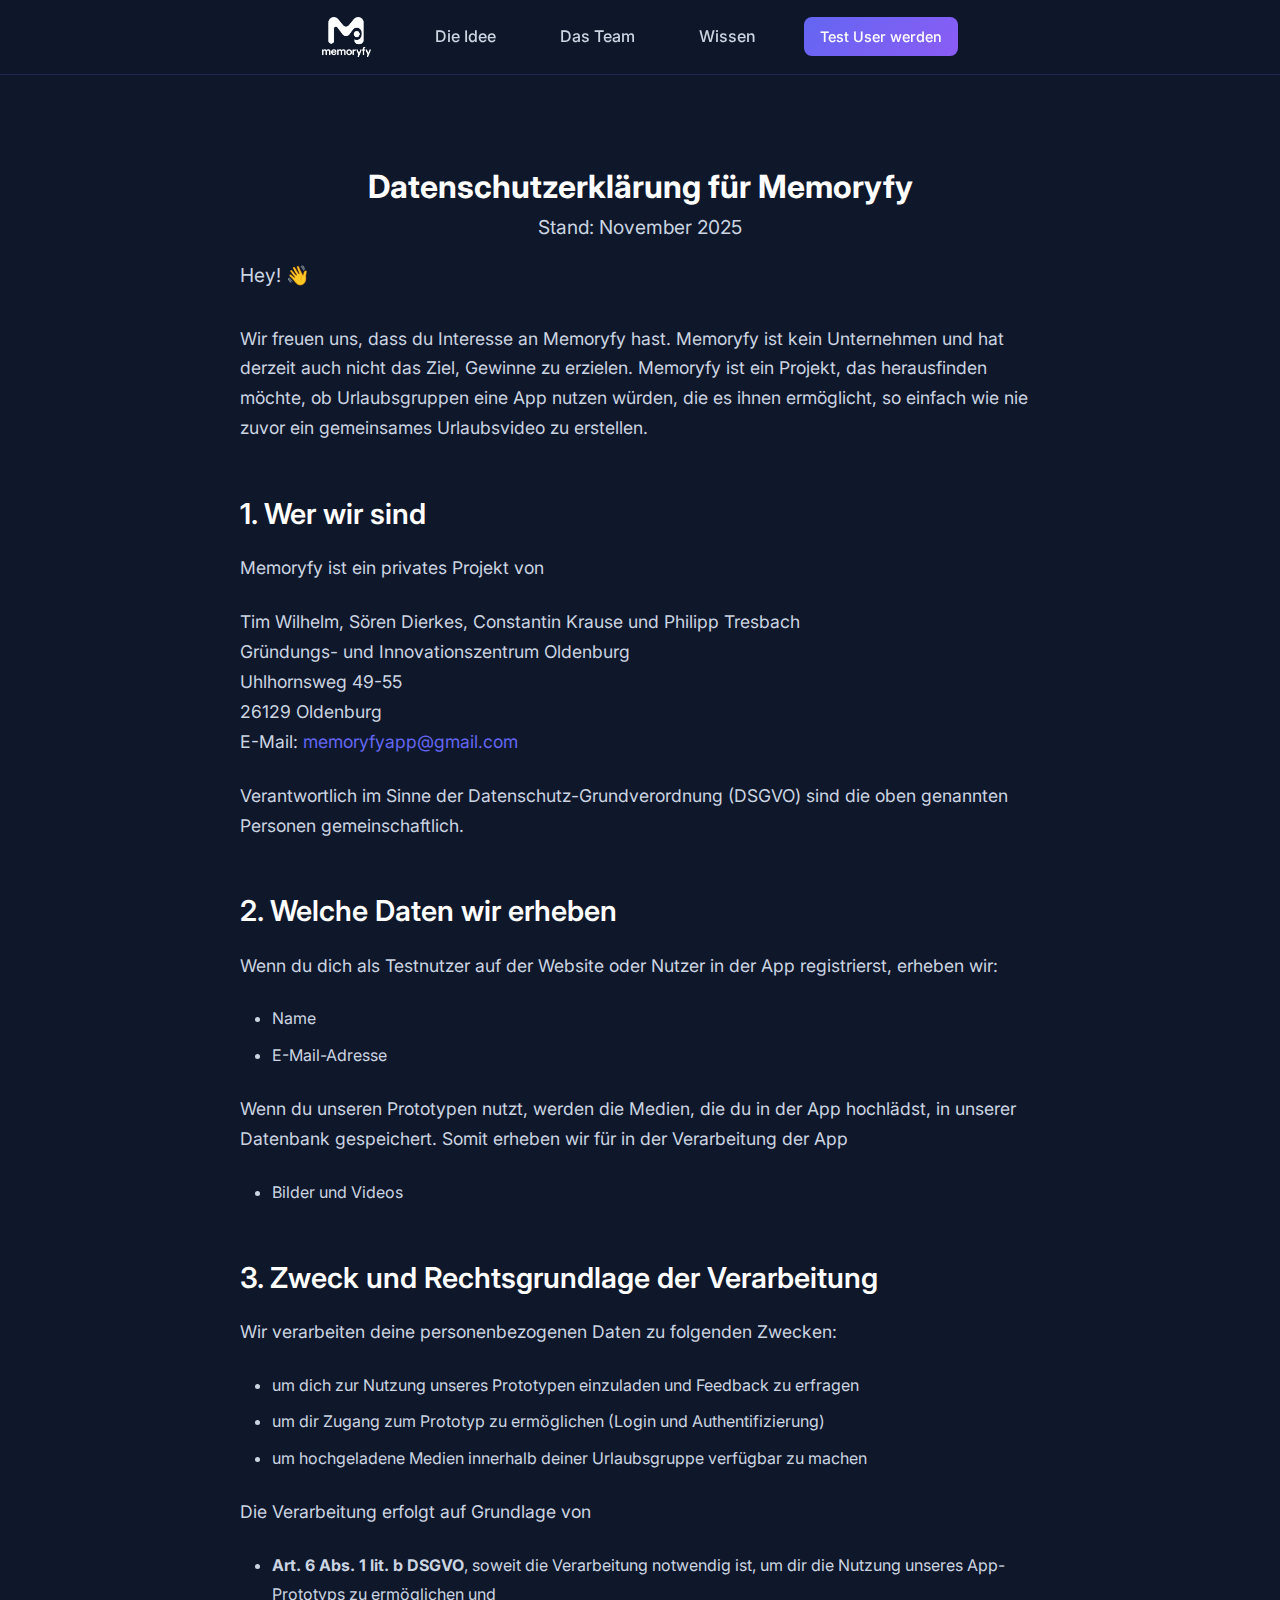
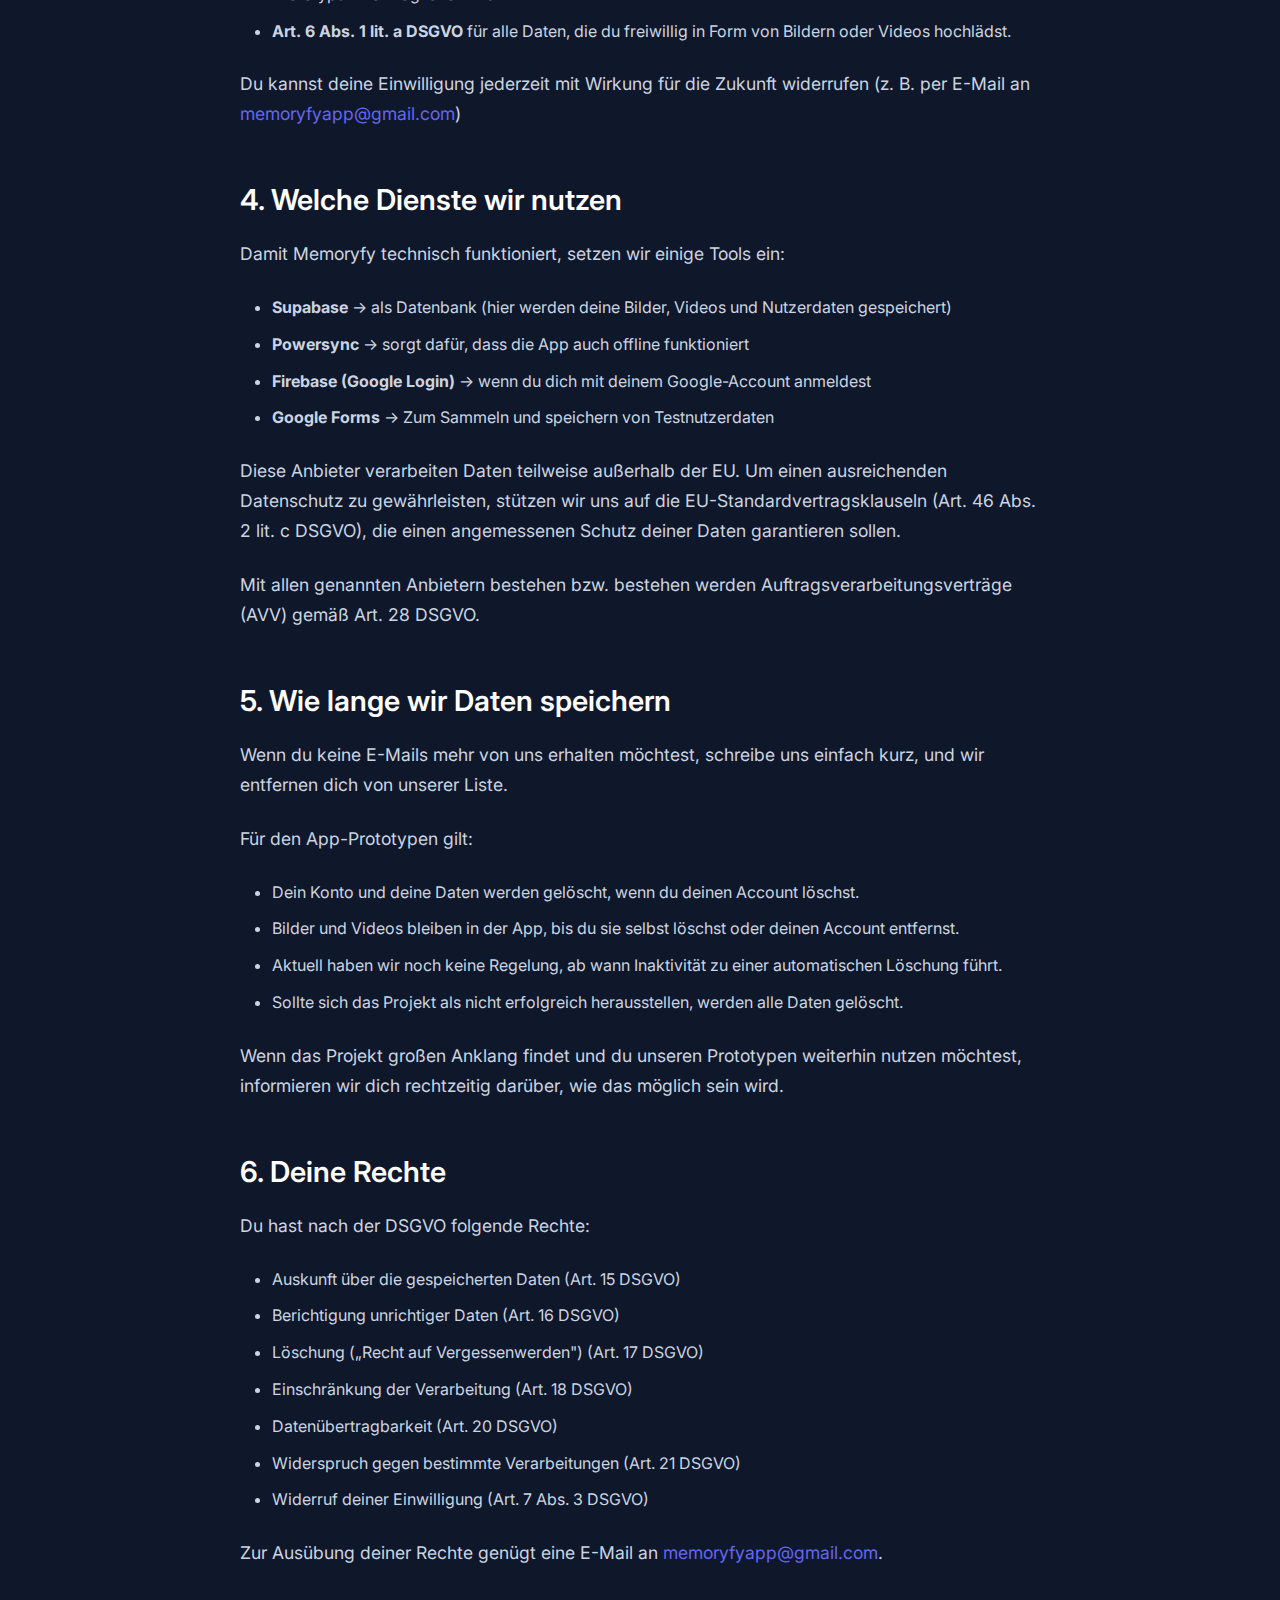
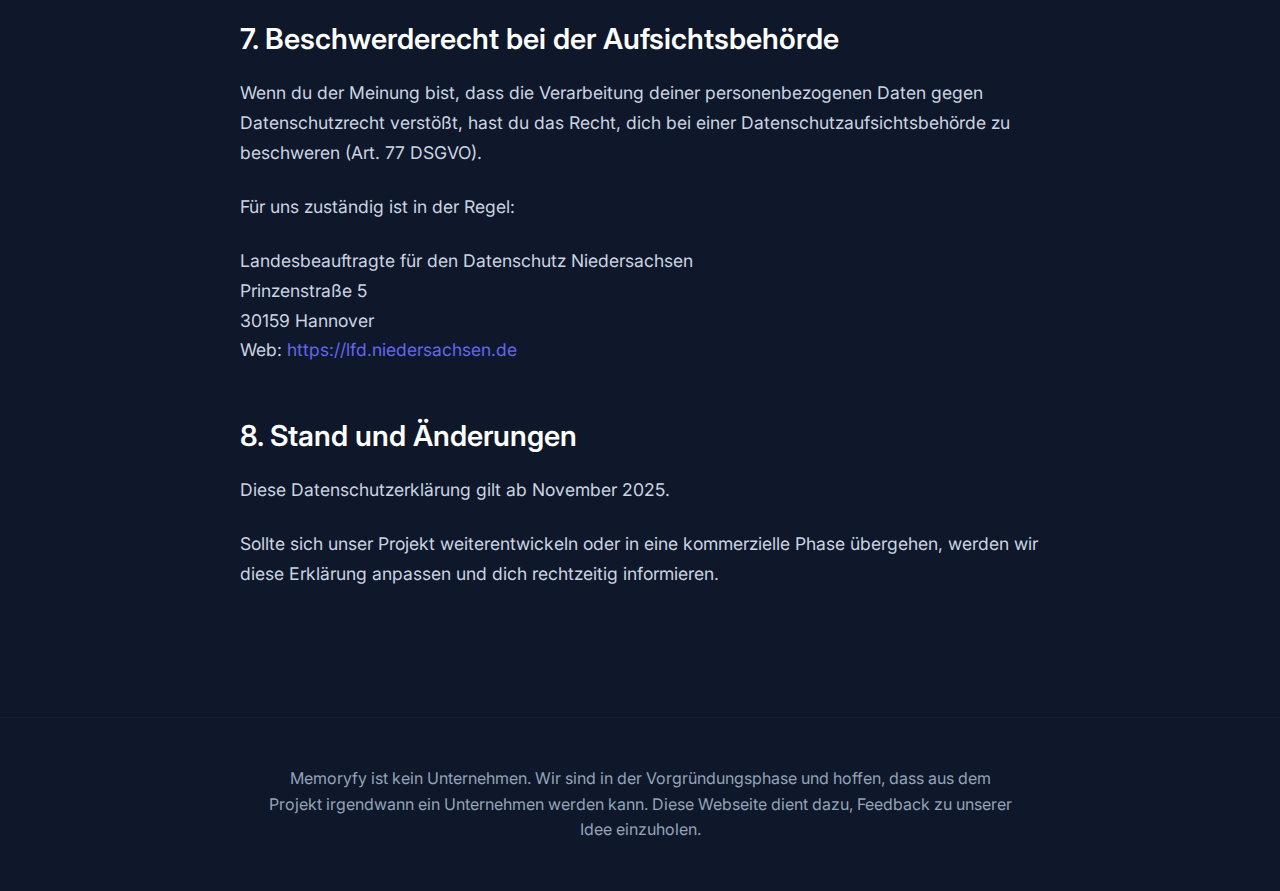
<file: datenschutz-app/index.html>
<!DOCTYPE html>
<html lang="de">

<head>
    <meta charset="UTF-8" />
    <meta name="viewport" content="width=device-width, initial-scale=1.0" />
    <meta name="description"
        content="Datenschutzerklärung für das Projekt Memoryfy - Informationen zur Datenverarbeitung und Datenschutz." />
    <title>Datenschutzerklärung - Memoryfy</title>
    <link href="https://fonts.googleapis.com/css2?family=Inter:wght@300;400;500;600;700;800&display=swap"
        rel="stylesheet">
    <link rel="stylesheet" href="../css/main.css">
    <link rel="canonical" href="./" />
    <meta name="robots" content="index,follow" />
</head>

<body>
    <header>
        <div class="header-content">
            <a href="../" class="logo">
                <img src="../assets/logo.png" alt="Memoryfy Logo" style="height: 40px; width: auto;">
            </a>

            <nav class="desktop-nav">
                <a href="../#idee">Die Idee</a>
                <a href="../#team">Das Team</a>
                <a href="../wissen/">Wissen</a>
                <a href="https://docs.google.com/forms/d/e/1FAIpQLSd62N56OLB_yjdOXDqS30gx0xvlBPD0tQGc50UM7Fr5aPoSgw/viewform?usp=dialog"
                    class="btn btn-desktop-highlight" target="_blank" rel="noopener">Test User werden</a>
            </nav>

            <a href="https://docs.google.com/forms/d/e/1FAIpQLSd62N56OLB_yjdOXDqS30gx0xvlBPD0tQGc50UM7Fr5aPoSgw/viewform?usp=dialog"
                class="btn btn-mobile-highlight" target="_blank" rel="noopener">Test User werden</a>
            <button class="menu-toggle" id="menuToggle" aria-label="Menü öffnen/schließen" aria-expanded="false">
                ☰
            </button>

            <nav class="mobile-drawer" id="mobileDrawer">
                <a href="../#idee">Die Idee</a>
                <a href="../#team">Das Team</a>
                <a href="../wissen/">Wissen</a>
            </nav>
        </div>
    </header>

    <main>
        <section class="content-section">
            <div class="container">
                <div class="section-header">
                    <h1>Datenschutzerklärung für Memoryfy</h1>
                    <p class="subtitle">Stand: November 2025</p>
                </div>

                <div class="content-text" style="max-width: 800px; margin: 0 auto;">
                    <p style="font-size: 1.2rem; margin-bottom: 2rem;">Hey! 👋</p>

                    <p style="margin-bottom: 2rem;">
                        Wir freuen uns, dass du Interesse an Memoryfy hast. Memoryfy ist kein Unternehmen und hat
                        derzeit auch nicht das Ziel, Gewinne zu erzielen. Memoryfy ist ein Projekt, das herausfinden
                        möchte, ob Urlaubsgruppen eine App nutzen würden, die es ihnen ermöglicht, so einfach wie nie
                        zuvor ein gemeinsames Urlaubsvideo zu erstellen.
                    </p>

                    <h2
                        style="font-size: 1.8rem; font-weight: 600; margin-top: 3rem; margin-bottom: 1rem; color: var(--text-primary);">
                        1. Wer wir sind</h2>
                    <p style="margin-bottom: 1.5rem;">
                        Memoryfy ist ein privates Projekt von
                    </p>
                    <p style="margin-bottom: 1.5rem;">
                        Tim Wilhelm, Sören Dierkes, Constantin Krause und Philipp Tresbach<br>
                        Gründungs- und Innovationszentrum Oldenburg<br>
                        Uhlhornsweg 49-55<br>
                        26129 Oldenburg<br>
                        E-Mail: <a href="mailto:memoryfyapp@gmail.com"
                            style="color: var(--primary-purple); text-decoration: none;">memoryfyapp@gmail.com</a>
                    </p>
                    <p style="margin-bottom: 2rem;">
                        Verantwortlich im Sinne der Datenschutz-Grundverordnung (DSGVO) sind die oben genannten Personen
                        gemeinschaftlich.
                    </p>

                    <h2
                        style="font-size: 1.8rem; font-weight: 600; margin-top: 3rem; margin-bottom: 1rem; color: var(--text-primary);">
                        2. Welche Daten wir erheben</h2>
                    <p style="margin-bottom: 1.5rem;">
                        Wenn du dich als Testnutzer auf der Website oder Nutzer in der App registrierst, erheben wir:
                    </p>
                    <ul
                        style="margin-left: 2rem; margin-bottom: 1.5rem; color: var(--text-secondary); line-height: 1.8;">
                        <li style="margin-bottom: 0.5rem;">Name</li>
                        <li style="margin-bottom: 0.5rem;">E-Mail-Adresse</li>
                    </ul>
                    <p style="margin-bottom: 1.5rem;">
                        Wenn du unseren Prototypen nutzt, werden die Medien, die du in der App hochlädst, in unserer
                        Datenbank gespeichert. Somit erheben wir für in der Verarbeitung der App
                    </p>
                    <ul style="margin-left: 2rem; margin-bottom: 2rem; color: var(--text-secondary); line-height: 1.8;">
                        <li style="margin-bottom: 0.5rem;">Bilder und Videos</li>
                    </ul>

                    <h2
                        style="font-size: 1.8rem; font-weight: 600; margin-top: 3rem; margin-bottom: 1rem; color: var(--text-primary);">
                        3. Zweck und Rechtsgrundlage der Verarbeitung</h2>
                    <p style="margin-bottom: 1.5rem;">
                        Wir verarbeiten deine personenbezogenen Daten zu folgenden Zwecken:
                    </p>
                    <ul
                        style="margin-left: 2rem; margin-bottom: 1.5rem; color: var(--text-secondary); line-height: 1.8;">
                        <li style="margin-bottom: 0.5rem;">um dich zur Nutzung unseres Prototypen einzuladen und
                            Feedback
                            zu erfragen</li>
                        <li style="margin-bottom: 0.5rem;">um dir Zugang zum Prototyp zu ermöglichen (Login und
                            Authentifizierung)</li>
                        <li style="margin-bottom: 0.5rem;">um hochgeladene Medien innerhalb deiner Urlaubsgruppe
                            verfügbar
                            zu machen</li>
                    </ul>
                    <p style="margin-bottom: 1.5rem;">
                        Die Verarbeitung erfolgt auf Grundlage von
                    </p>
                    <ul
                        style="margin-left: 2rem; margin-bottom: 1.5rem; color: var(--text-secondary); line-height: 1.8;">
                        <li style="margin-bottom: 0.5rem;"><strong>Art. 6 Abs. 1 lit. b DSGVO</strong>, soweit die
                            Verarbeitung notwendig ist, um dir die Nutzung unseres App-Prototyps zu ermöglichen und</li>
                        <li style="margin-bottom: 0.5rem;"><strong>Art. 6 Abs. 1 lit. a DSGVO</strong> für alle Daten,
                            die
                            du freiwillig in Form von Bildern oder Videos hochlädst.</li>
                    </ul>
                    <p style="margin-bottom: 2rem;">
                        Du kannst deine Einwilligung jederzeit mit Wirkung für die Zukunft widerrufen (z. B. per E-Mail
                        an
                        <a href="mailto:memoryfyapp@gmail.com"
                            style="color: var(--primary-purple); text-decoration: none;">memoryfyapp@gmail.com</a>)
                    </p>

                    <h2
                        style="font-size: 1.8rem; font-weight: 600; margin-top: 3rem; margin-bottom: 1rem; color: var(--text-primary);">
                        4. Welche Dienste wir nutzen</h2>
                    <p style="margin-bottom: 1.5rem;">
                        Damit Memoryfy technisch funktioniert, setzen wir einige Tools ein:
                    </p>
                    <ul
                        style="margin-left: 2rem; margin-bottom: 1.5rem; color: var(--text-secondary); line-height: 1.8;">
                        <li style="margin-bottom: 0.5rem;"><strong>Supabase</strong> → als Datenbank (hier werden deine
                            Bilder, Videos und Nutzerdaten gespeichert)</li>
                        <li style="margin-bottom: 0.5rem;"><strong>Powersync</strong> → sorgt dafür, dass die App auch
                            offline funktioniert</li>
                        <li style="margin-bottom: 0.5rem;"><strong>Firebase (Google Login)</strong> → wenn du dich mit
                            deinem Google-Account anmeldest</li>
                        <li style="margin-bottom: 0.5rem;"><strong>Google Forms</strong> → Zum Sammeln und speichern von
                            Testnutzerdaten</li>
                    </ul>
                    <p style="margin-bottom: 1.5rem;">
                        Diese Anbieter verarbeiten Daten teilweise außerhalb der EU. Um einen ausreichenden Datenschutz
                        zu gewährleisten, stützen wir uns auf die EU-Standardvertragsklauseln (Art. 46 Abs. 2 lit. c
                        DSGVO), die einen angemessenen Schutz deiner Daten garantieren sollen.
                    </p>
                    <p style="margin-bottom: 2rem;">
                        Mit allen genannten Anbietern bestehen bzw. bestehen werden Auftragsverarbeitungsverträge (AVV)
                        gemäß Art. 28 DSGVO.
                    </p>

                    <h2
                        style="font-size: 1.8rem; font-weight: 600; margin-top: 3rem; margin-bottom: 1rem; color: var(--text-primary);">
                        5. Wie lange wir Daten speichern</h2>
                    <p style="margin-bottom: 1.5rem;">
                        Wenn du keine E-Mails mehr von uns erhalten möchtest, schreibe uns einfach kurz, und wir
                        entfernen dich von unserer Liste.
                    </p>
                    <p style="margin-bottom: 1.5rem;">
                        Für den App-Prototypen gilt:
                    </p>
                    <ul
                        style="margin-left: 2rem; margin-bottom: 1.5rem; color: var(--text-secondary); line-height: 1.8;">
                        <li style="margin-bottom: 0.5rem;">Dein Konto und deine Daten werden gelöscht, wenn du deinen
                            Account löschst.</li>
                        <li style="margin-bottom: 0.5rem;">Bilder und Videos bleiben in der App, bis du sie selbst
                            löschst oder deinen Account entfernst.</li>
                        <li style="margin-bottom: 0.5rem;">Aktuell haben wir noch keine Regelung, ab wann Inaktivität zu
                            einer automatischen Löschung führt.</li>
                        <li style="margin-bottom: 0.5rem;">Sollte sich das Projekt als nicht erfolgreich herausstellen,
                            werden alle Daten gelöscht.</li>
                    </ul>
                    <p style="margin-bottom: 2rem;">
                        Wenn das Projekt großen Anklang findet und du unseren Prototypen weiterhin nutzen möchtest,
                        informieren wir dich rechtzeitig darüber, wie das möglich sein wird.
                    </p>

                    <h2
                        style="font-size: 1.8rem; font-weight: 600; margin-top: 3rem; margin-bottom: 1rem; color: var(--text-primary);">
                        6. Deine Rechte</h2>
                    <p style="margin-bottom: 1.5rem;">
                        Du hast nach der DSGVO folgende Rechte:
                    </p>
                    <ul
                        style="margin-left: 2rem; margin-bottom: 1.5rem; color: var(--text-secondary); line-height: 1.8;">
                        <li style="margin-bottom: 0.5rem;">Auskunft über die gespeicherten Daten (Art. 15 DSGVO)</li>
                        <li style="margin-bottom: 0.5rem;">Berichtigung unrichtiger Daten (Art. 16 DSGVO)</li>
                        <li style="margin-bottom: 0.5rem;">Löschung („Recht auf Vergessenwerden") (Art. 17 DSGVO)</li>
                        <li style="margin-bottom: 0.5rem;">Einschränkung der Verarbeitung (Art. 18 DSGVO)</li>
                        <li style="margin-bottom: 0.5rem;">Datenübertragbarkeit (Art. 20 DSGVO)</li>
                        <li style="margin-bottom: 0.5rem;">Widerspruch gegen bestimmte Verarbeitungen (Art. 21 DSGVO)
                        </li>
                        <li style="margin-bottom: 0.5rem;">Widerruf deiner Einwilligung (Art. 7 Abs. 3 DSGVO)</li>
                    </ul>
                    <p style="margin-bottom: 2rem;">
                        Zur Ausübung deiner Rechte genügt eine E-Mail an <a href="mailto:memoryfyapp@gmail.com"
                            style="color: var(--primary-purple); text-decoration: none;">memoryfyapp@gmail.com</a>.
                    </p>

                    <h2
                        style="font-size: 1.8rem; font-weight: 600; margin-top: 3rem; margin-bottom: 1rem; color: var(--text-primary);">
                        7. Beschwerderecht bei der Aufsichtsbehörde</h2>
                    <p style="margin-bottom: 1.5rem;">
                        Wenn du der Meinung bist, dass die Verarbeitung deiner personenbezogenen Daten gegen
                        Datenschutzrecht verstößt, hast du das Recht, dich bei einer Datenschutzaufsichtsbehörde zu
                        beschweren (Art. 77 DSGVO).
                    </p>
                    <p style="margin-bottom: 1.5rem;">
                        Für uns zuständig ist in der Regel:
                    </p>
                    <p style="margin-bottom: 2rem;">
                        Landesbeauftragte für den Datenschutz Niedersachsen<br>
                        Prinzenstraße 5<br>
                        30159 Hannover<br>
                        Web: <a href="https://lfd.niedersachsen.de" target="_blank" rel="noopener"
                            style="color: var(--primary-purple); text-decoration: none;">https://lfd.niedersachsen.de</a>
                    </p>

                    <h2
                        style="font-size: 1.8rem; font-weight: 600; margin-top: 3rem; margin-bottom: 1rem; color: var(--text-primary);">
                        8. Stand und Änderungen</h2>
                    <p style="margin-bottom: 1.5rem;">
                        Diese Datenschutzerklärung gilt ab November 2025.
                    </p>
                    <p style="margin-bottom: 2rem;">
                        Sollte sich unser Projekt weiterentwickeln oder in eine kommerzielle Phase übergehen, werden wir
                        diese Erklärung anpassen und dich rechtzeitig informieren.
                    </p>
                </div>
            </div>
        </section>
    </main>

    <!-- Footer -->
    <footer>
        <div class="legal-notice">
            <p>Memoryfy ist kein Unternehmen. Wir sind in der Vorgründungsphase und hoffen, dass aus dem Projekt
                irgendwann
                ein Unternehmen werden kann. Diese Webseite dient dazu, Feedback zu unserer Idee einzuholen.</p>
        </div>
    </footer>

    <script>var base_path = '../';</script>
    <script src="../js/main.js"></script>
</body>

</html>
</file>
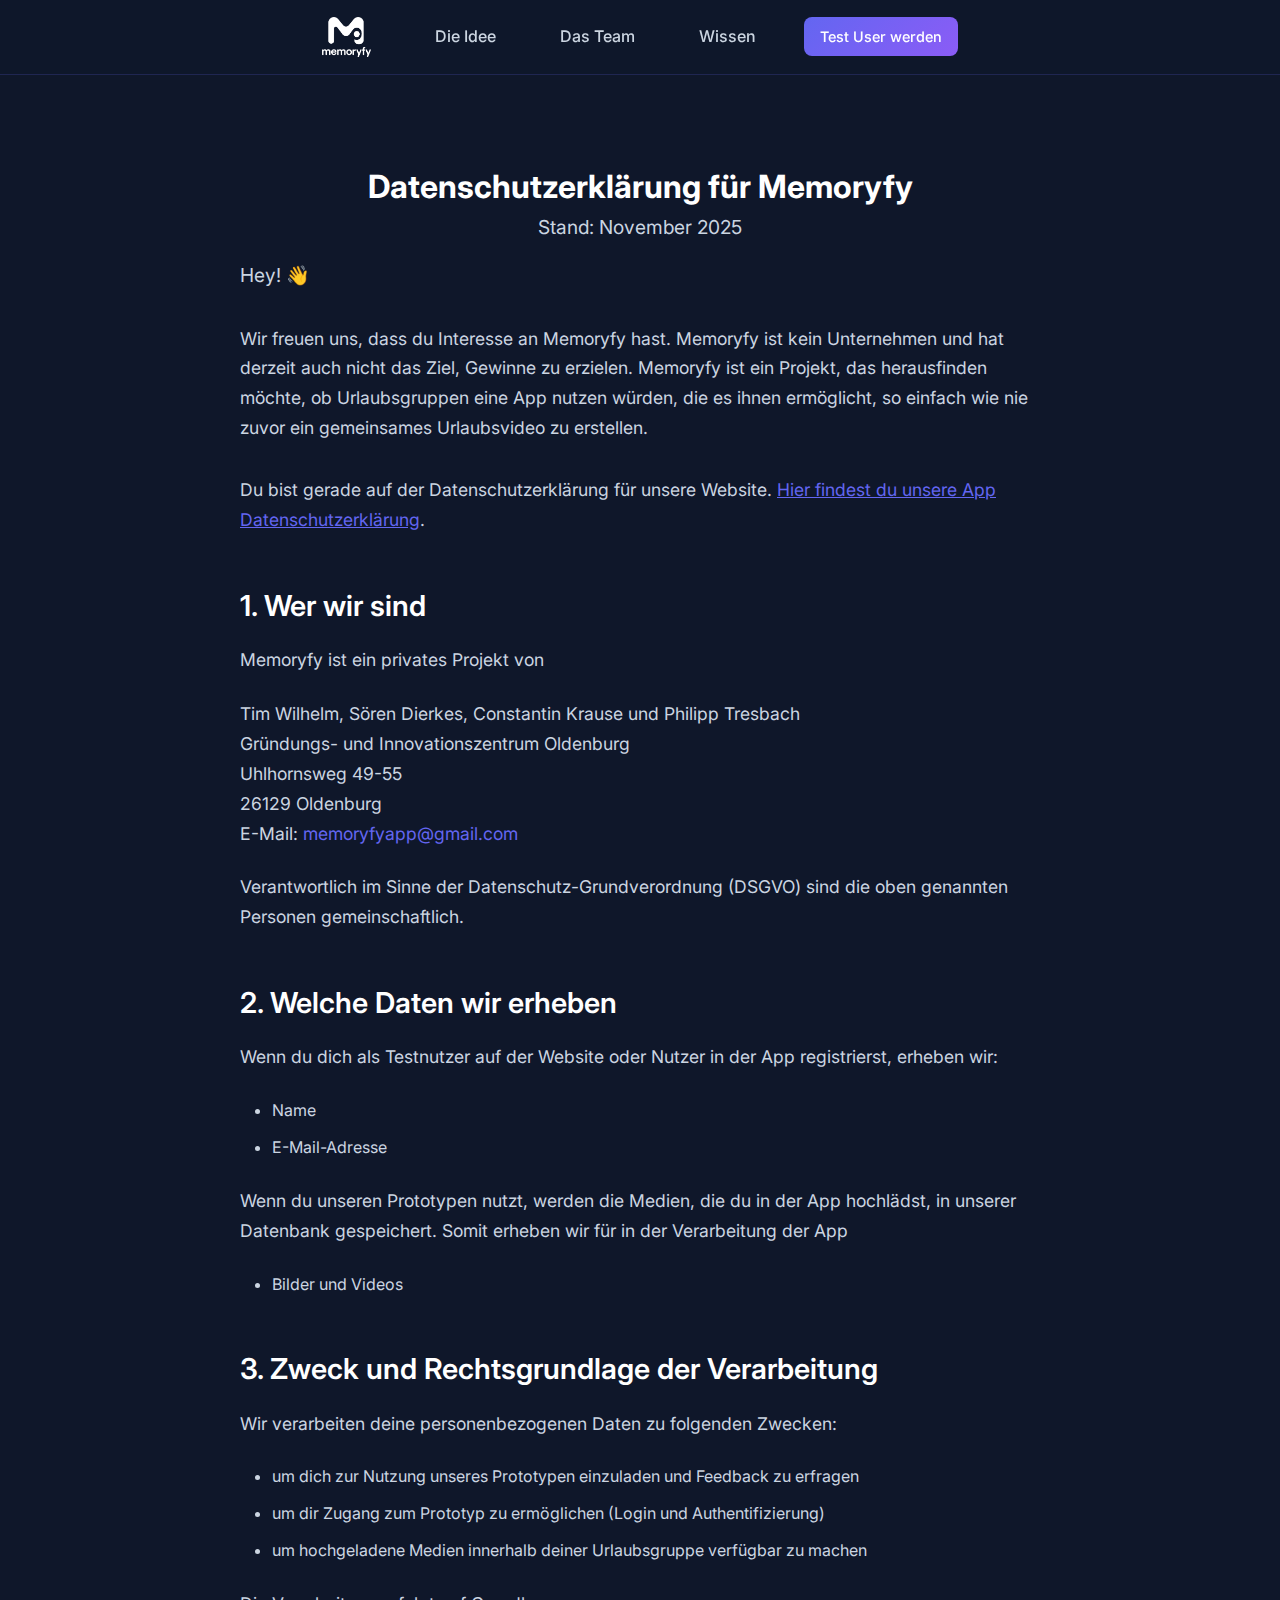
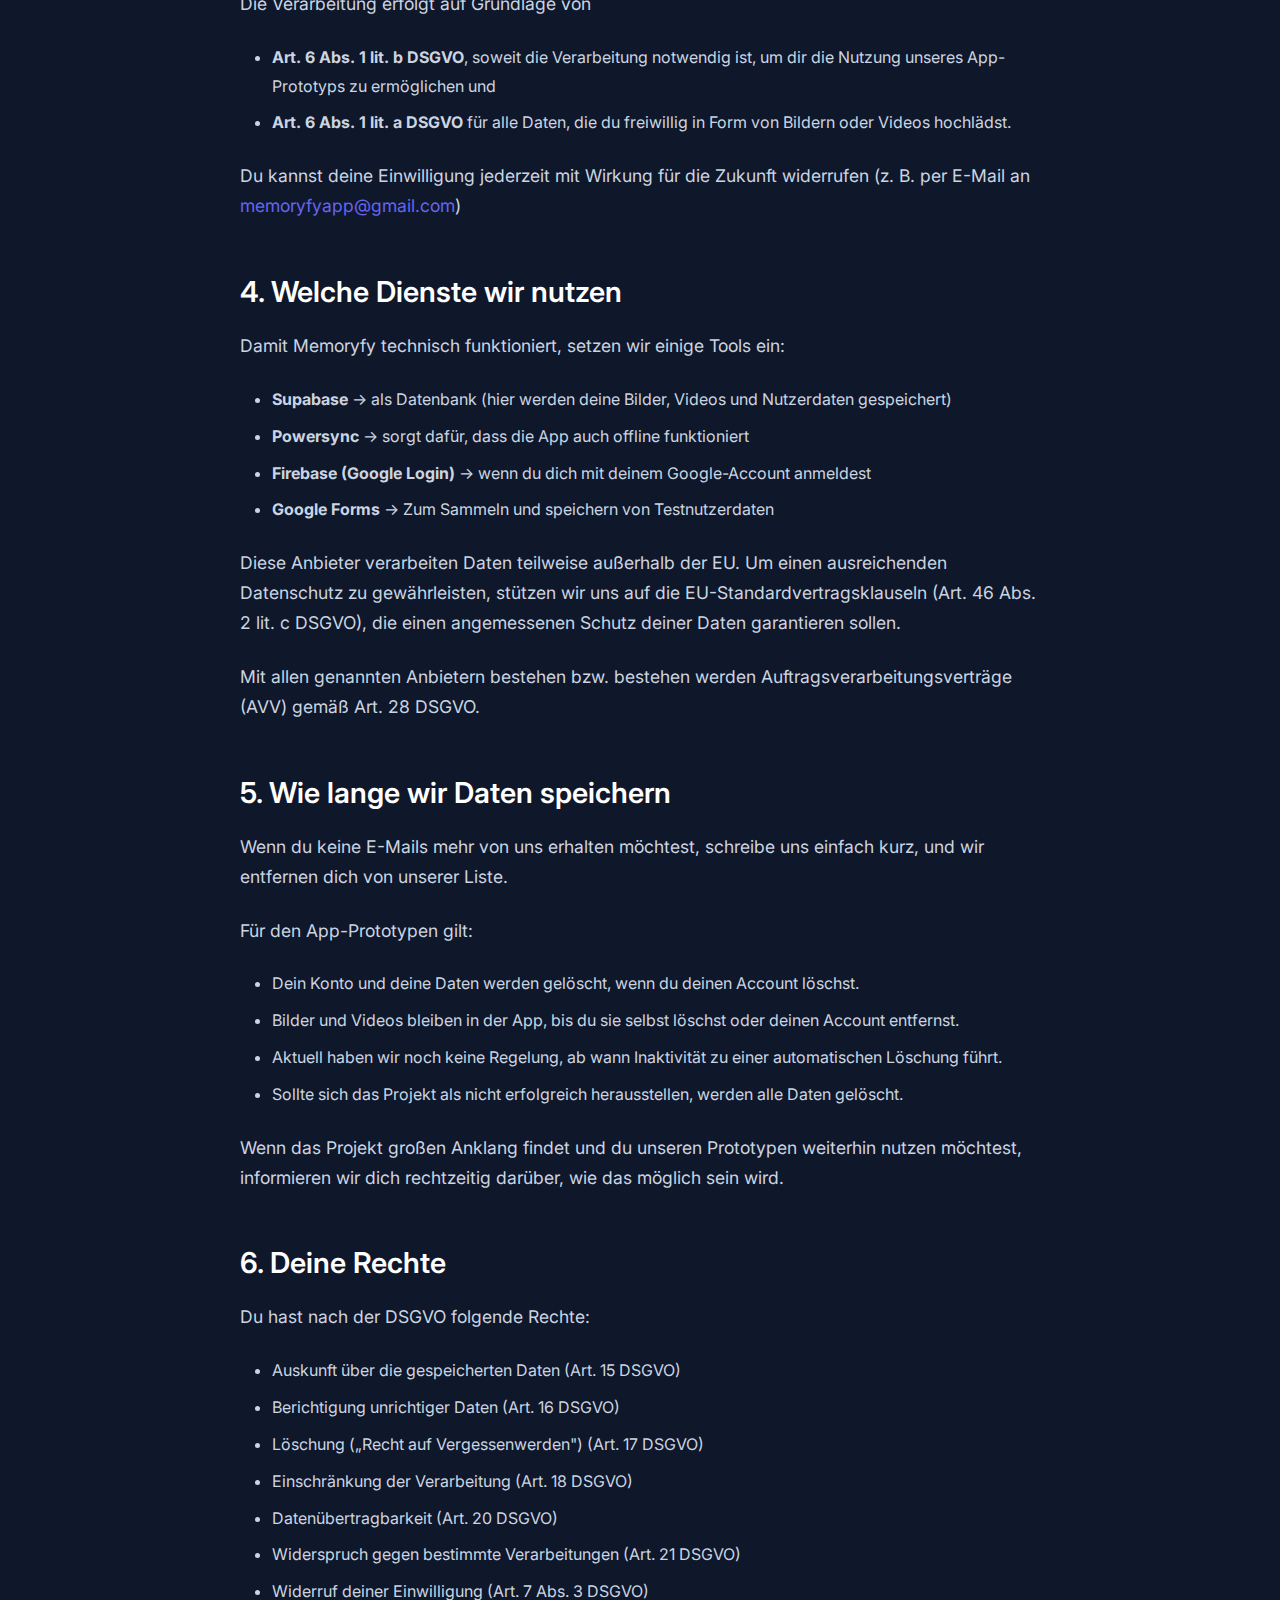
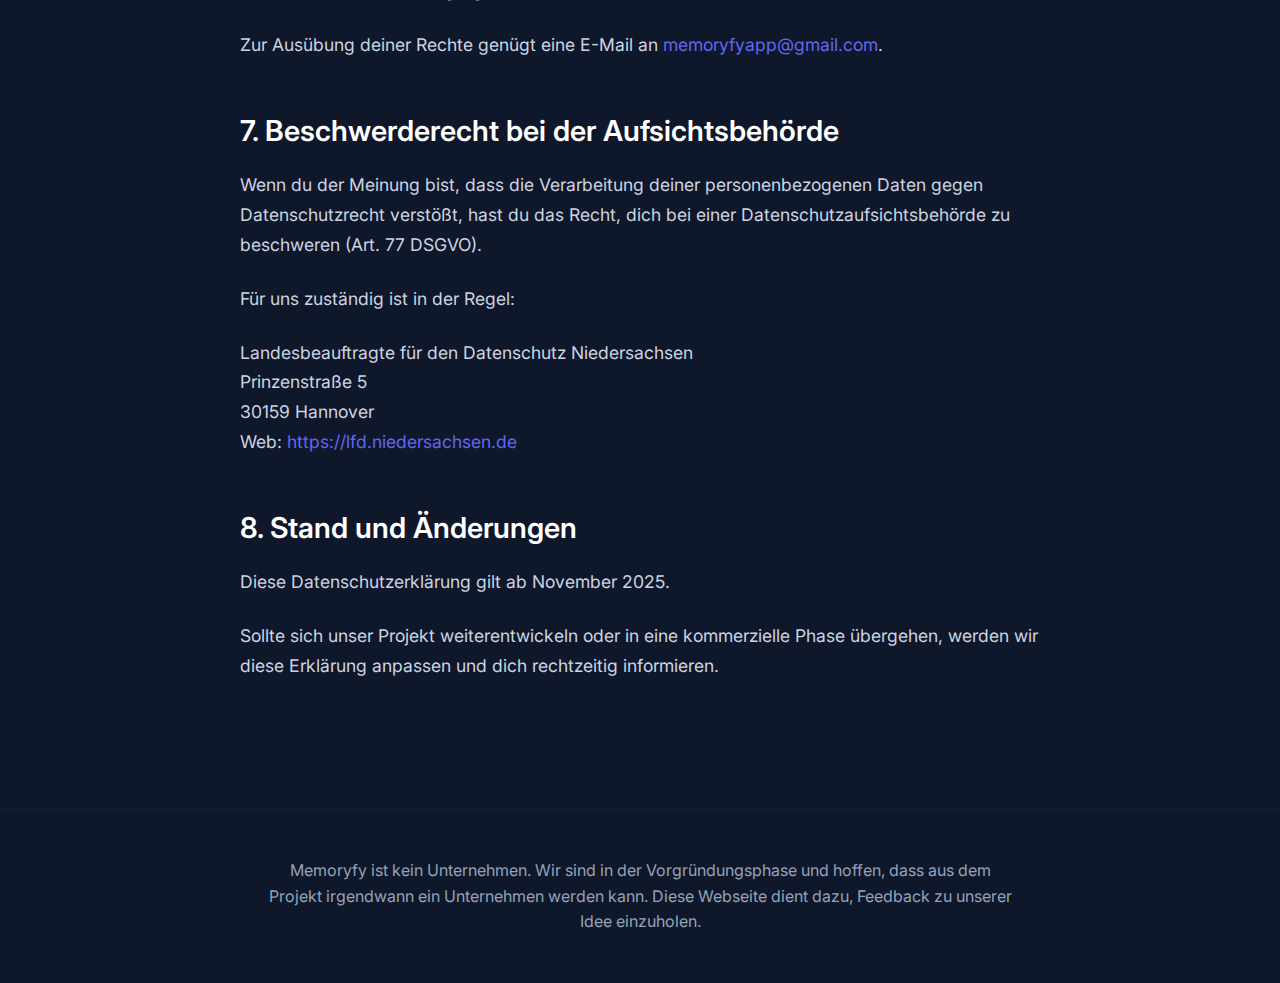
<file: datenschutz-website/index.html>
<!DOCTYPE html>
<html lang="de">

<head>
    <meta charset="UTF-8" />
    <meta name="viewport" content="width=device-width, initial-scale=1.0" />
    <meta name="description"
        content="Datenschutzerklärung für das Projekt Memoryfy - Informationen zur Datenverarbeitung und Datenschutz." />
    <title>Datenschutzerklärung - Memoryfy</title>
    <link href="https://fonts.googleapis.com/css2?family=Inter:wght@300;400;500;600;700;800&display=swap"
        rel="stylesheet">
    <link rel="stylesheet" href="../css/main.css">
    <link rel="canonical" href="./" />
    <meta name="robots" content="index,follow" />
</head>

<body>
    <header>
        <div class="header-content">
            <a href="../" class="logo">
                <img src="../assets/logo.png" alt="Memoryfy Logo" style="height: 40px; width: auto;">
            </a>

            <nav class="desktop-nav">
                <a href="../#idee">Die Idee</a>
                <a href="../#team">Das Team</a>
                <a href="../wissen/">Wissen</a>
                <a href="https://docs.google.com/forms/d/e/1FAIpQLSd62N56OLB_yjdOXDqS30gx0xvlBPD0tQGc50UM7Fr5aPoSgw/viewform?usp=dialog"
                    class="btn btn-desktop-highlight" target="_blank" rel="noopener">Test User werden</a>
            </nav>

            <a href="https://docs.google.com/forms/d/e/1FAIpQLSd62N56OLB_yjdOXDqS30gx0xvlBPD0tQGc50UM7Fr5aPoSgw/viewform?usp=dialog"
                class="btn btn-mobile-highlight" target="_blank" rel="noopener">Test User werden</a>
            <button class="menu-toggle" id="menuToggle" aria-label="Menü öffnen/schließen" aria-expanded="false">
                ☰
            </button>

            <nav class="mobile-drawer" id="mobileDrawer">
                <a href="../#idee">Die Idee</a>
                <a href="../#team">Das Team</a>
                <a href="../wissen/">Wissen</a>
            </nav>
        </div>
    </header>

    <main>
        <section class="content-section">
            <div class="container">
                <div class="section-header">
                    <h1>Datenschutzerklärung für Memoryfy</h1>
                    <p class="subtitle">Stand: November 2025</p>
                </div>

                <div class="content-text" style="max-width: 800px; margin: 0 auto;">
                    <p style="font-size: 1.2rem; margin-bottom: 2rem;">Hey! 👋</p>

                    <p style="margin-bottom: 2rem;">
                        Wir freuen uns, dass du Interesse an Memoryfy hast. Memoryfy ist kein Unternehmen und hat
                        derzeit auch nicht das Ziel, Gewinne zu erzielen. Memoryfy ist ein Projekt, das herausfinden
                        möchte, ob Urlaubsgruppen eine App nutzen würden, die es ihnen ermöglicht, so einfach wie nie
                        zuvor ein gemeinsames Urlaubsvideo zu erstellen.
                    </p>

                    <p style="margin-bottom: 2rem;">
                        Du bist gerade auf der Datenschutzerklärung für unsere Website. <a href="../datenschutz-app/" style="color: var(--primary-purple); text-decoration: underline;">Hier findest du unsere App Datenschutzerklärung</a>.
                    </p>

                    <h2
                        style="font-size: 1.8rem; font-weight: 600; margin-top: 3rem; margin-bottom: 1rem; color: var(--text-primary);">
                        1. Wer wir sind</h2>
                    <p style="margin-bottom: 1.5rem;">
                        Memoryfy ist ein privates Projekt von
                    </p>
                    <p style="margin-bottom: 1.5rem;">
                        Tim Wilhelm, Sören Dierkes, Constantin Krause und Philipp Tresbach<br>
                        Gründungs- und Innovationszentrum Oldenburg<br>
                        Uhlhornsweg 49-55<br>
                        26129 Oldenburg<br>
                        E-Mail: <a href="mailto:memoryfyapp@gmail.com"
                            style="color: var(--primary-purple); text-decoration: none;">memoryfyapp@gmail.com</a>
                    </p>
                    <p style="margin-bottom: 2rem;">
                        Verantwortlich im Sinne der Datenschutz-Grundverordnung (DSGVO) sind die oben genannten Personen
                        gemeinschaftlich.
                    </p>

                    <h2
                        style="font-size: 1.8rem; font-weight: 600; margin-top: 3rem; margin-bottom: 1rem; color: var(--text-primary);">
                        2. Welche Daten wir erheben</h2>
                    <p style="margin-bottom: 1.5rem;">
                        Wenn du dich als Testnutzer auf der Website oder Nutzer in der App registrierst, erheben wir:
                    </p>
                    <ul
                        style="margin-left: 2rem; margin-bottom: 1.5rem; color: var(--text-secondary); line-height: 1.8;">
                        <li style="margin-bottom: 0.5rem;">Name</li>
                        <li style="margin-bottom: 0.5rem;">E-Mail-Adresse</li>
                    </ul>
                    <p style="margin-bottom: 1.5rem;">
                        Wenn du unseren Prototypen nutzt, werden die Medien, die du in der App hochlädst, in unserer
                        Datenbank gespeichert. Somit erheben wir für in der Verarbeitung der App
                    </p>
                    <ul style="margin-left: 2rem; margin-bottom: 2rem; color: var(--text-secondary); line-height: 1.8;">
                        <li style="margin-bottom: 0.5rem;">Bilder und Videos</li>
                    </ul>

                    <h2
                        style="font-size: 1.8rem; font-weight: 600; margin-top: 3rem; margin-bottom: 1rem; color: var(--text-primary);">
                        3. Zweck und Rechtsgrundlage der Verarbeitung</h2>
                    <p style="margin-bottom: 1.5rem;">
                        Wir verarbeiten deine personenbezogenen Daten zu folgenden Zwecken:
                    </p>
                    <ul
                        style="margin-left: 2rem; margin-bottom: 1.5rem; color: var(--text-secondary); line-height: 1.8;">
                        <li style="margin-bottom: 0.5rem;">um dich zur Nutzung unseres Prototypen einzuladen und
                            Feedback
                            zu erfragen</li>
                        <li style="margin-bottom: 0.5rem;">um dir Zugang zum Prototyp zu ermöglichen (Login und
                            Authentifizierung)</li>
                        <li style="margin-bottom: 0.5rem;">um hochgeladene Medien innerhalb deiner Urlaubsgruppe
                            verfügbar
                            zu machen</li>
                    </ul>
                    <p style="margin-bottom: 1.5rem;">
                        Die Verarbeitung erfolgt auf Grundlage von
                    </p>
                    <ul
                        style="margin-left: 2rem; margin-bottom: 1.5rem; color: var(--text-secondary); line-height: 1.8;">
                        <li style="margin-bottom: 0.5rem;"><strong>Art. 6 Abs. 1 lit. b DSGVO</strong>, soweit die
                            Verarbeitung notwendig ist, um dir die Nutzung unseres App-Prototyps zu ermöglichen und</li>
                        <li style="margin-bottom: 0.5rem;"><strong>Art. 6 Abs. 1 lit. a DSGVO</strong> für alle Daten,
                            die
                            du freiwillig in Form von Bildern oder Videos hochlädst.</li>
                    </ul>
                    <p style="margin-bottom: 2rem;">
                        Du kannst deine Einwilligung jederzeit mit Wirkung für die Zukunft widerrufen (z. B. per E-Mail
                        an
                        <a href="mailto:memoryfyapp@gmail.com"
                            style="color: var(--primary-purple); text-decoration: none;">memoryfyapp@gmail.com</a>)
                    </p>

                    <h2
                        style="font-size: 1.8rem; font-weight: 600; margin-top: 3rem; margin-bottom: 1rem; color: var(--text-primary);">
                        4. Welche Dienste wir nutzen</h2>
                    <p style="margin-bottom: 1.5rem;">
                        Damit Memoryfy technisch funktioniert, setzen wir einige Tools ein:
                    </p>
                    <ul
                        style="margin-left: 2rem; margin-bottom: 1.5rem; color: var(--text-secondary); line-height: 1.8;">
                        <li style="margin-bottom: 0.5rem;"><strong>Supabase</strong> → als Datenbank (hier werden deine
                            Bilder, Videos und Nutzerdaten gespeichert)</li>
                        <li style="margin-bottom: 0.5rem;"><strong>Powersync</strong> → sorgt dafür, dass die App auch
                            offline funktioniert</li>
                        <li style="margin-bottom: 0.5rem;"><strong>Firebase (Google Login)</strong> → wenn du dich mit
                            deinem Google-Account anmeldest</li>
                        <li style="margin-bottom: 0.5rem;"><strong>Google Forms</strong> → Zum Sammeln und speichern von
                            Testnutzerdaten</li>
                    </ul>
                    <p style="margin-bottom: 1.5rem;">
                        Diese Anbieter verarbeiten Daten teilweise außerhalb der EU. Um einen ausreichenden Datenschutz
                        zu gewährleisten, stützen wir uns auf die EU-Standardvertragsklauseln (Art. 46 Abs. 2 lit. c
                        DSGVO), die einen angemessenen Schutz deiner Daten garantieren sollen.
                    </p>
                    <p style="margin-bottom: 2rem;">
                        Mit allen genannten Anbietern bestehen bzw. bestehen werden Auftragsverarbeitungsverträge (AVV)
                        gemäß Art. 28 DSGVO.
                    </p>

                    <h2
                        style="font-size: 1.8rem; font-weight: 600; margin-top: 3rem; margin-bottom: 1rem; color: var(--text-primary);">
                        5. Wie lange wir Daten speichern</h2>
                    <p style="margin-bottom: 1.5rem;">
                        Wenn du keine E-Mails mehr von uns erhalten möchtest, schreibe uns einfach kurz, und wir
                        entfernen dich von unserer Liste.
                    </p>
                    <p style="margin-bottom: 1.5rem;">
                        Für den App-Prototypen gilt:
                    </p>
                    <ul
                        style="margin-left: 2rem; margin-bottom: 1.5rem; color: var(--text-secondary); line-height: 1.8;">
                        <li style="margin-bottom: 0.5rem;">Dein Konto und deine Daten werden gelöscht, wenn du deinen
                            Account löschst.</li>
                        <li style="margin-bottom: 0.5rem;">Bilder und Videos bleiben in der App, bis du sie selbst
                            löschst oder deinen Account entfernst.</li>
                        <li style="margin-bottom: 0.5rem;">Aktuell haben wir noch keine Regelung, ab wann Inaktivität zu
                            einer automatischen Löschung führt.</li>
                        <li style="margin-bottom: 0.5rem;">Sollte sich das Projekt als nicht erfolgreich herausstellen,
                            werden alle Daten gelöscht.</li>
                    </ul>
                    <p style="margin-bottom: 2rem;">
                        Wenn das Projekt großen Anklang findet und du unseren Prototypen weiterhin nutzen möchtest,
                        informieren wir dich rechtzeitig darüber, wie das möglich sein wird.
                    </p>

                    <h2
                        style="font-size: 1.8rem; font-weight: 600; margin-top: 3rem; margin-bottom: 1rem; color: var(--text-primary);">
                        6. Deine Rechte</h2>
                    <p style="margin-bottom: 1.5rem;">
                        Du hast nach der DSGVO folgende Rechte:
                    </p>
                    <ul
                        style="margin-left: 2rem; margin-bottom: 1.5rem; color: var(--text-secondary); line-height: 1.8;">
                        <li style="margin-bottom: 0.5rem;">Auskunft über die gespeicherten Daten (Art. 15 DSGVO)</li>
                        <li style="margin-bottom: 0.5rem;">Berichtigung unrichtiger Daten (Art. 16 DSGVO)</li>
                        <li style="margin-bottom: 0.5rem;">Löschung („Recht auf Vergessenwerden") (Art. 17 DSGVO)</li>
                        <li style="margin-bottom: 0.5rem;">Einschränkung der Verarbeitung (Art. 18 DSGVO)</li>
                        <li style="margin-bottom: 0.5rem;">Datenübertragbarkeit (Art. 20 DSGVO)</li>
                        <li style="margin-bottom: 0.5rem;">Widerspruch gegen bestimmte Verarbeitungen (Art. 21 DSGVO)
                        </li>
                        <li style="margin-bottom: 0.5rem;">Widerruf deiner Einwilligung (Art. 7 Abs. 3 DSGVO)</li>
                    </ul>
                    <p style="margin-bottom: 2rem;">
                        Zur Ausübung deiner Rechte genügt eine E-Mail an <a href="mailto:memoryfyapp@gmail.com"
                            style="color: var(--primary-purple); text-decoration: none;">memoryfyapp@gmail.com</a>.
                    </p>

                    <h2
                        style="font-size: 1.8rem; font-weight: 600; margin-top: 3rem; margin-bottom: 1rem; color: var(--text-primary);">
                        7. Beschwerderecht bei der Aufsichtsbehörde</h2>
                    <p style="margin-bottom: 1.5rem;">
                        Wenn du der Meinung bist, dass die Verarbeitung deiner personenbezogenen Daten gegen
                        Datenschutzrecht verstößt, hast du das Recht, dich bei einer Datenschutzaufsichtsbehörde zu
                        beschweren (Art. 77 DSGVO).
                    </p>
                    <p style="margin-bottom: 1.5rem;">
                        Für uns zuständig ist in der Regel:
                    </p>
                    <p style="margin-bottom: 2rem;">
                        Landesbeauftragte für den Datenschutz Niedersachsen<br>
                        Prinzenstraße 5<br>
                        30159 Hannover<br>
                        Web: <a href="https://lfd.niedersachsen.de" target="_blank" rel="noopener"
                            style="color: var(--primary-purple); text-decoration: none;">https://lfd.niedersachsen.de</a>
                    </p>

                    <h2
                        style="font-size: 1.8rem; font-weight: 600; margin-top: 3rem; margin-bottom: 1rem; color: var(--text-primary);">
                        8. Stand und Änderungen</h2>
                    <p style="margin-bottom: 1.5rem;">
                        Diese Datenschutzerklärung gilt ab November 2025.
                    </p>
                    <p style="margin-bottom: 2rem;">
                        Sollte sich unser Projekt weiterentwickeln oder in eine kommerzielle Phase übergehen, werden wir
                        diese Erklärung anpassen und dich rechtzeitig informieren.
                    </p>
                </div>
            </div>
        </section>
    </main>

    <!-- Footer -->
    <footer>
        <div class="legal-notice">
            <p>Memoryfy ist kein Unternehmen. Wir sind in der Vorgründungsphase und hoffen, dass aus dem Projekt
                irgendwann
                ein Unternehmen werden kann. Diese Webseite dient dazu, Feedback zu unserer Idee einzuholen.</p>
        </div>
    </footer>

    <script>var base_path = '../';</script>
    <script src="../js/main.js"></script>
</body>

</html>
</file>
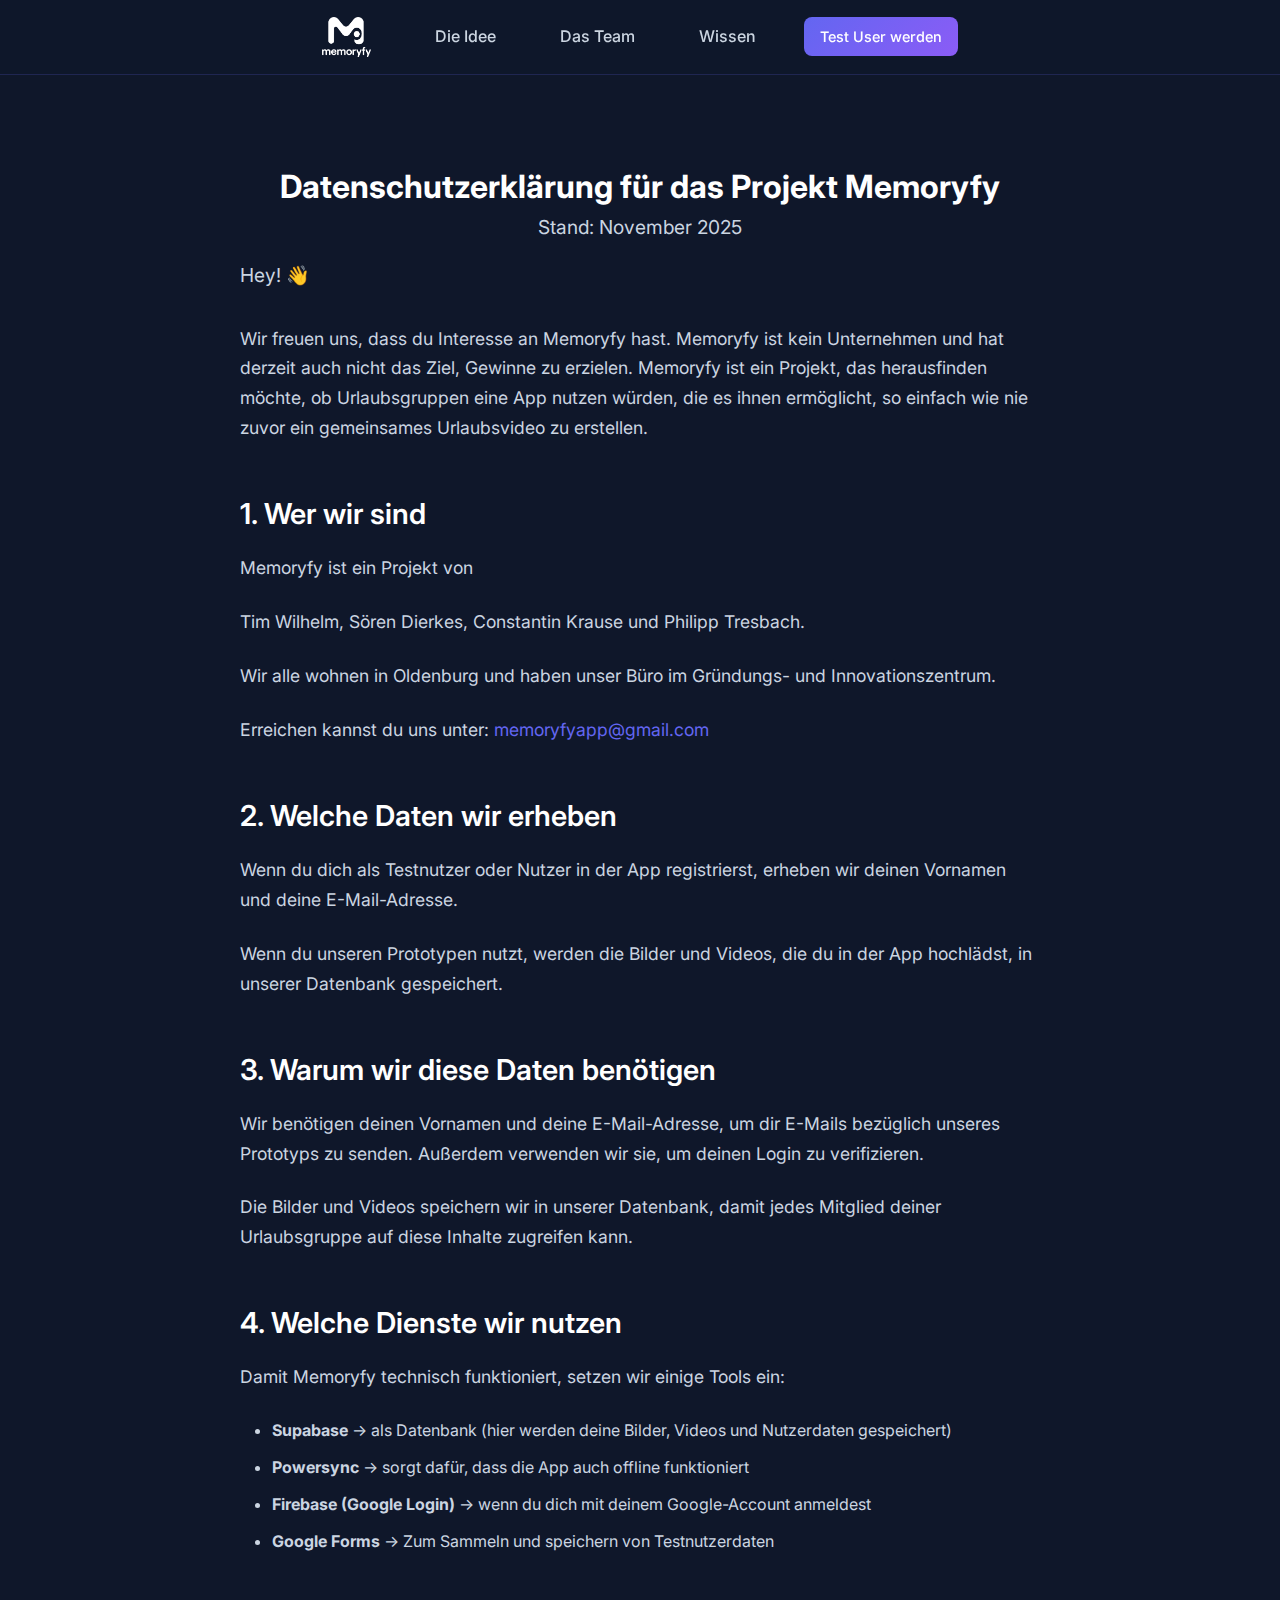
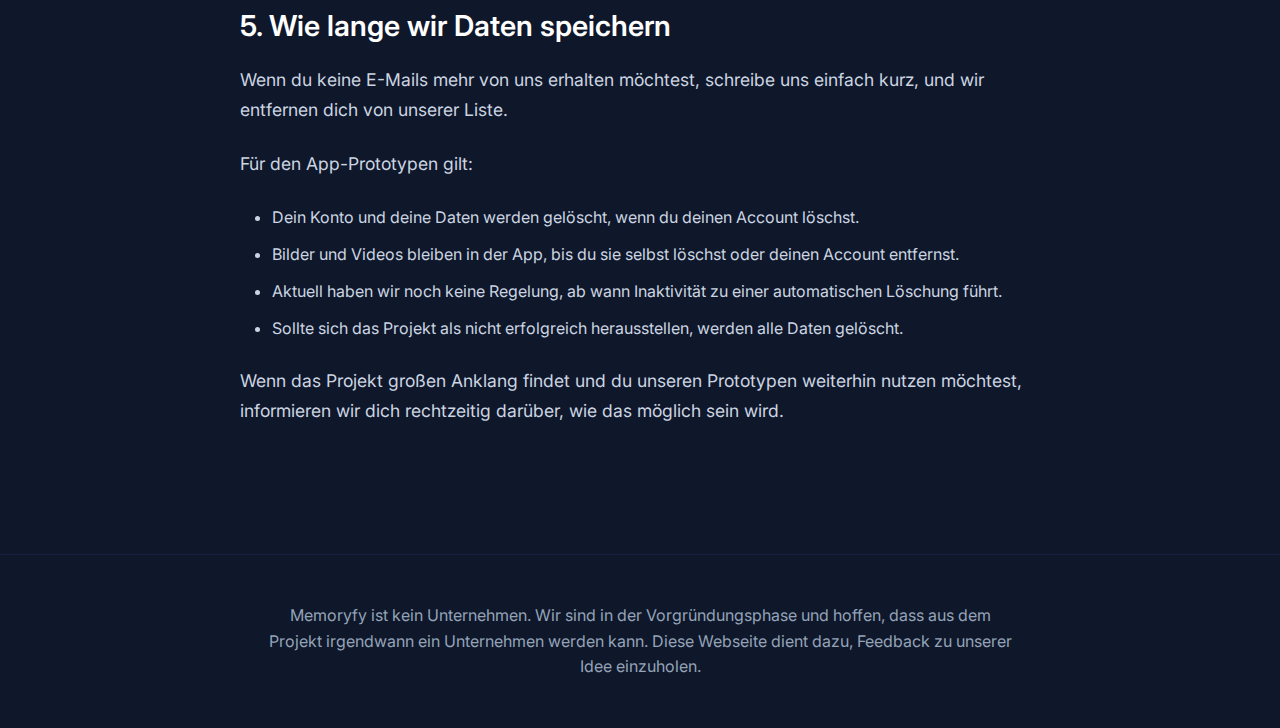
<file: datenschutz/index.html>
<!DOCTYPE html>
<html lang="de">

<head>
  <meta charset="UTF-8" />
  <meta name="viewport" content="width=device-width, initial-scale=1.0" />
  <meta name="description"
    content="Datenschutzerklärung für das Projekt Memoryfy - Informationen zur Datenverarbeitung und Datenschutz." />
  <title>Datenschutzerklärung - Memoryfy</title>
  <link href="https://fonts.googleapis.com/css2?family=Inter:wght@300;400;500;600;700;800&display=swap"
    rel="stylesheet">
  <link rel="stylesheet" href="../css/main.css">
  <link rel="canonical" href="./" />
  <meta name="robots" content="index,follow" />
</head>

<body>
  <header>
    <div class="header-content">
      <a href="../" class="logo">
        <img src="../assets/logo.png" alt="Memoryfy Logo" style="height: 40px; width: auto;">
      </a>

      <nav class="desktop-nav">
        <a href="../#idee">Die Idee</a>
        <a href="../#team">Das Team</a>
        <a href="../wissen/">Wissen</a>
        <a href="https://docs.google.com/forms/d/e/1FAIpQLSd62N56OLB_yjdOXDqS30gx0xvlBPD0tQGc50UM7Fr5aPoSgw/viewform?usp=dialog"
          class="btn btn-desktop-highlight" target="_blank" rel="noopener">Test User werden</a>
      </nav>

      <a href="https://docs.google.com/forms/d/e/1FAIpQLSd62N56OLB_yjdOXDqS30gx0xvlBPD0tQGc50UM7Fr5aPoSgw/viewform?usp=dialog"
        class="btn btn-mobile-highlight" target="_blank" rel="noopener">Test User werden</a>
      <button class="menu-toggle" id="menuToggle" aria-label="Menü öffnen/schließen" aria-expanded="false">
        ☰
      </button>

      <nav class="mobile-drawer" id="mobileDrawer">
        <a href="../#idee">Die Idee</a>
        <a href="../#team">Das Team</a>
        <a href="../wissen/">Wissen</a>
      </nav>
    </div>
  </header>

  <main>
    <section class="content-section">
      <div class="container">
        <div class="section-header">
          <h1>Datenschutzerklärung für das Projekt Memoryfy</h1>
          <p class="subtitle">Stand: November 2025</p>
        </div>

        <div class="content-text" style="max-width: 800px; margin: 0 auto;">
          <p style="font-size: 1.2rem; margin-bottom: 2rem;">Hey! 👋</p>

          <p style="margin-bottom: 2rem;">
            Wir freuen uns, dass du Interesse an Memoryfy hast. Memoryfy ist kein Unternehmen und hat derzeit auch nicht
            das Ziel, Gewinne zu erzielen. Memoryfy ist ein Projekt, das herausfinden möchte, ob Urlaubsgruppen eine App
            nutzen würden, die es ihnen ermöglicht, so einfach wie nie zuvor ein gemeinsames Urlaubsvideo zu erstellen.
          </p>

          <h2 style="font-size: 1.8rem; font-weight: 600; margin-top: 3rem; margin-bottom: 1rem; color: var(--text-primary);">1. Wer wir sind</h2>
          <p style="margin-bottom: 1.5rem;">
            Memoryfy ist ein Projekt von
          </p>
          <p style="margin-bottom: 1.5rem;">
            Tim Wilhelm, Sören Dierkes, Constantin Krause und Philipp Tresbach.
          </p>
          <p style="margin-bottom: 1.5rem;">
            Wir alle wohnen in Oldenburg und haben unser Büro im Gründungs- und Innovationszentrum.
          </p>
          <p style="margin-bottom: 2rem;">
            Erreichen kannst du uns unter: <a href="mailto:memoryfyapp@gmail.com" style="color: var(--primary-purple); text-decoration: none;">memoryfyapp@gmail.com</a>
          </p>

          <h2 style="font-size: 1.8rem; font-weight: 600; margin-top: 3rem; margin-bottom: 1rem; color: var(--text-primary);">2. Welche Daten wir erheben</h2>
          <p style="margin-bottom: 1.5rem;">
            Wenn du dich als Testnutzer oder Nutzer in der App registrierst, erheben wir deinen Vornamen und deine
            E-Mail-Adresse.
          </p>
          <p style="margin-bottom: 2rem;">
            Wenn du unseren Prototypen nutzt, werden die Bilder und Videos, die du in der App hochlädst, in unserer
            Datenbank gespeichert.
          </p>

          <h2 style="font-size: 1.8rem; font-weight: 600; margin-top: 3rem; margin-bottom: 1rem; color: var(--text-primary);">3. Warum wir diese Daten benötigen</h2>
          <p style="margin-bottom: 1.5rem;">
            Wir benötigen deinen Vornamen und deine E-Mail-Adresse, um dir E-Mails bezüglich unseres Prototyps zu
            senden. Außerdem verwenden wir sie, um deinen Login zu verifizieren.
          </p>
          <p style="margin-bottom: 2rem;">
            Die Bilder und Videos speichern wir in unserer Datenbank, damit jedes Mitglied deiner Urlaubsgruppe auf
            diese Inhalte zugreifen kann.
          </p>

          <h2 style="font-size: 1.8rem; font-weight: 600; margin-top: 3rem; margin-bottom: 1rem; color: var(--text-primary);">4. Welche Dienste wir nutzen</h2>
          <p style="margin-bottom: 1.5rem;">
            Damit Memoryfy technisch funktioniert, setzen wir einige Tools ein:
          </p>
          <ul style="margin-left: 2rem; margin-bottom: 1.5rem; color: var(--text-secondary); line-height: 1.8;">
            <li style="margin-bottom: 0.5rem;"><strong>Supabase</strong> → als Datenbank (hier werden deine Bilder, Videos und Nutzerdaten gespeichert)</li>
            <li style="margin-bottom: 0.5rem;"><strong>Powersync</strong> → sorgt dafür, dass die App auch offline funktioniert</li>
            <li style="margin-bottom: 0.5rem;"><strong>Firebase (Google Login)</strong> → wenn du dich mit deinem Google-Account anmeldest</li>
            <li style="margin-bottom: 0.5rem;"><strong>Google Forms</strong> → Zum Sammeln und speichern von Testnutzerdaten</li>
          </ul>

          <h2 style="font-size: 1.8rem; font-weight: 600; margin-top: 3rem; margin-bottom: 1rem; color: var(--text-primary);">5. Wie lange wir Daten speichern</h2>
          <p style="margin-bottom: 1.5rem;">
            Wenn du keine E-Mails mehr von uns erhalten möchtest, schreibe uns einfach kurz, und wir entfernen dich von
            unserer Liste.
          </p>
          <p style="margin-bottom: 1.5rem;">
            Für den App-Prototypen gilt:
          </p>
          <ul style="margin-left: 2rem; margin-bottom: 1.5rem; color: var(--text-secondary); line-height: 1.8;">
            <li style="margin-bottom: 0.5rem;">Dein Konto und deine Daten werden gelöscht, wenn du deinen Account löschst.</li>
            <li style="margin-bottom: 0.5rem;">Bilder und Videos bleiben in der App, bis du sie selbst löschst oder deinen Account entfernst.</li>
            <li style="margin-bottom: 0.5rem;">Aktuell haben wir noch keine Regelung, ab wann Inaktivität zu einer automatischen Löschung führt.</li>
            <li style="margin-bottom: 0.5rem;">Sollte sich das Projekt als nicht erfolgreich herausstellen, werden alle Daten gelöscht.</li>
          </ul>
          <p style="margin-bottom: 2rem;">
            Wenn das Projekt großen Anklang findet und du unseren Prototypen weiterhin nutzen möchtest, informieren wir
            dich rechtzeitig darüber, wie das möglich sein wird.
          </p>
        </div>
      </div>
    </section>
  </main>

  <!-- Footer -->
  <footer>
    <div class="legal-notice">
      <p>Memoryfy ist kein Unternehmen. Wir sind in der Vorgründungsphase und hoffen, dass aus dem Projekt irgendwann
        ein Unternehmen werden kann. Diese Webseite dient dazu, Feedback zu unserer Idee einzuholen.</p>
    </div>
  </footer>

  <script>var base_path = '../';</script>
  <script src="../js/main.js"></script>
</body>

</html>
</file>
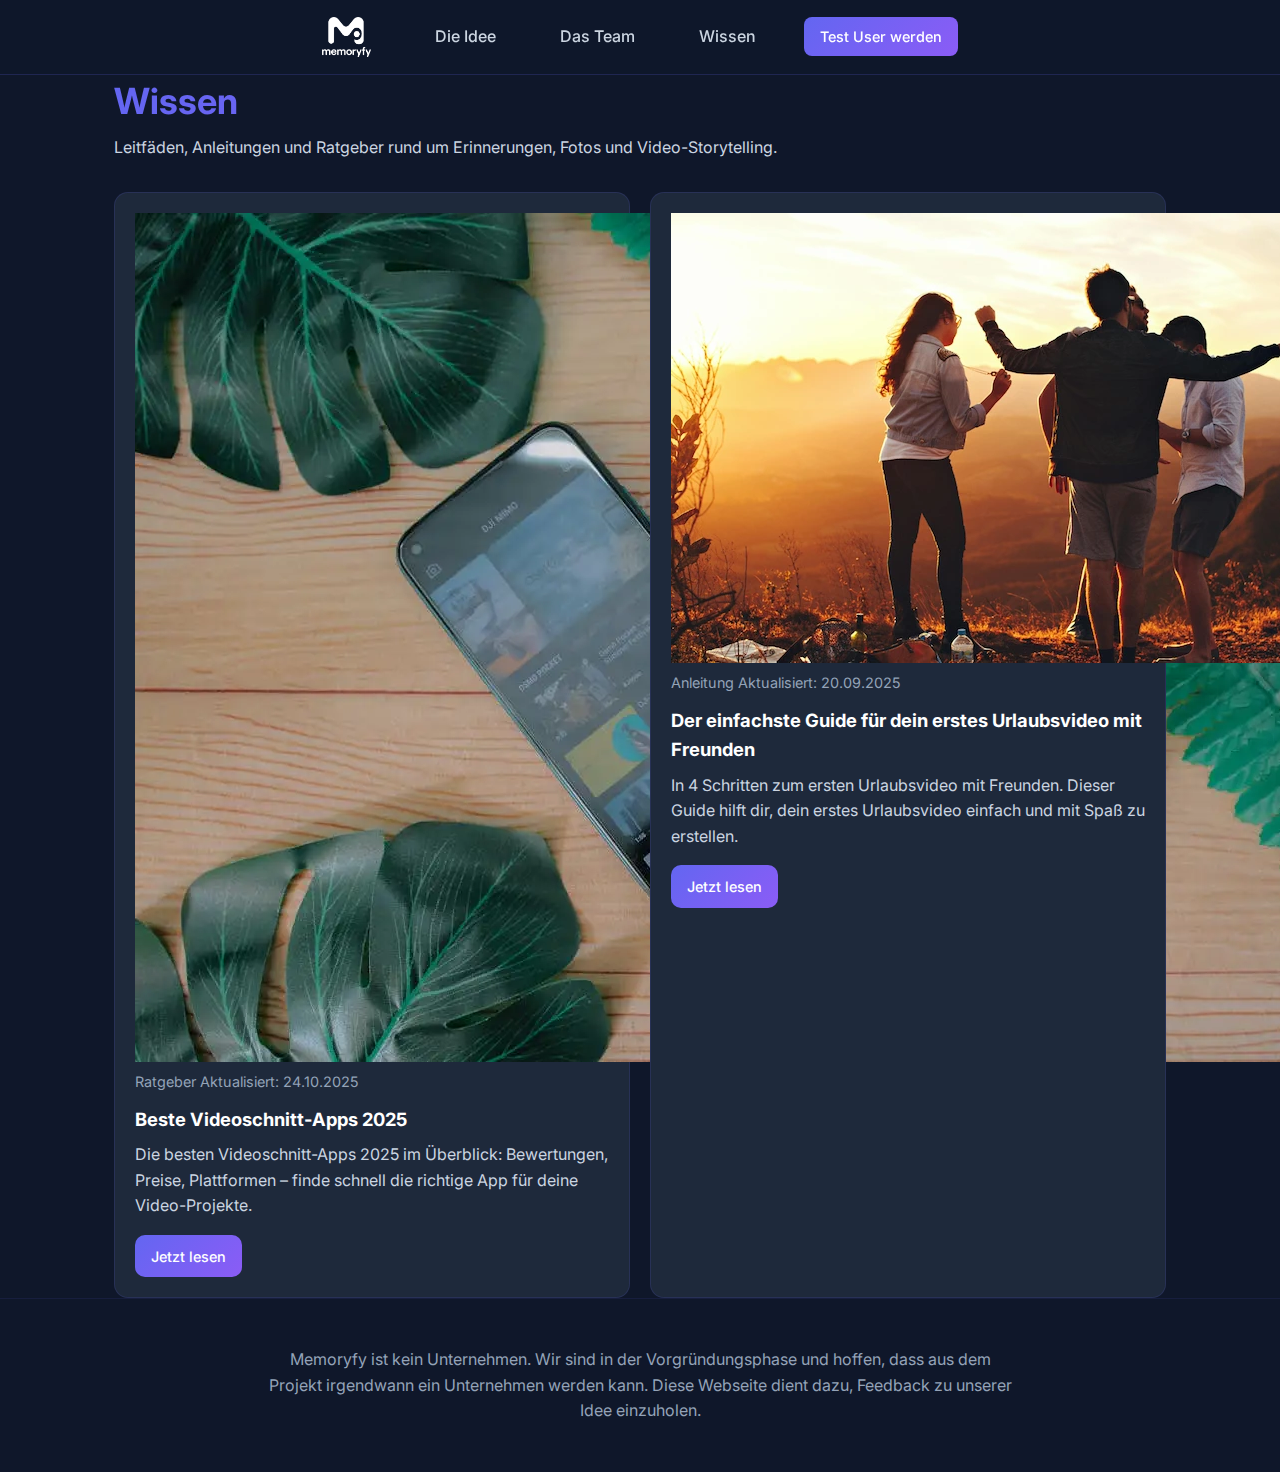
<file: wissen/index.html>
<!DOCTYPE html>
<html lang="de">

<head>
    <meta charset="UTF-8" />
    <meta name="viewport" content="width=device-width, initial-scale=1.0" />
    <title>Wissen – Leitfäden, Anleitungen und Ratgeber | Memoryfy</title>
    <meta name="description"
        content="Wissen von Memoryfy: Leitfäden, Anleitungen und Ratgeber rund um Erinnerungen bewahren, Fotos digitalisieren und Video-Storytelling." />
    <link href="https://fonts.googleapis.com/css2?family=Inter:wght@300;400;500;600;700;800&display=swap"
        rel="stylesheet">
    <link rel="stylesheet" href="../css/main.css">
    <link rel="stylesheet" href="../css/wissen.css">
    <link rel="canonical" href="./" />
    <meta name="robots" content="index,follow" />
    <script type="application/ld+json">
  {
    "@context": "https://schema.org",
    "@type": "CollectionPage",
    "name": "Wissen",
    "description": "Leitfäden, Anleitungen und Ratgeber von Memoryfy.",
    "breadcrumb": {
      "@type": "BreadcrumbList",
      "itemListElement": [
        {"@type":"ListItem","position":1,"name":"Startseite","item":"../"},
        {"@type":"ListItem","position":2,"name":"Wissen","item":"./"}
      ]
    }
  }
  </script>
</head>

<body>
    <header>
        <div class="header-content">
            <a href="../" class="logo">
                <img src="../assets/logo.png" alt="Memoryfy Logo" style="height: 40px; width: auto;">
            </a>

            <nav class="desktop-nav">
                <a href="../#idee">Die Idee</a>
                <a href="../#team">Das Team</a>
                <a href="./">Wissen</a>
                <a href="https://docs.google.com/forms/d/e/1FAIpQLSd62N56OLB_yjdOXDqS30gx0xvlBPD0tQGc50UM7Fr5aPoSgw/viewform?usp=dialog"
                    class="btn btn-desktop-highlight" target="_blank" rel="noopener">Test User werden</a>
            </nav>

            <a href="https://docs.google.com/forms/d/e/1FAIpQLSd62N56OLB_yjdOXDqS30gx0xvlBPD0tQGc50UM7Fr5aPoSgw/viewform?usp=dialog"
                class="btn btn-mobile-highlight" target="_blank" rel="noopener">Test User werden</a>
            <button class="menu-toggle" id="menuToggle" aria-label="Menü öffnen/schließen" aria-expanded="false">
                ☰
            </button>

            <nav class="mobile-drawer" id="mobileDrawer">
                <a href="../#idee">Die Idee</a>
                <a href="../#team">Das Team</a>
                <a href="./">Wissen</a>
            </nav>
        </div>
    </header>

    <main class="container wissen-container">
        <h1 class="wissen-h1">Wissen</h1>
        <p class="subtitle wissen-subtitle">Leitfäden, Anleitungen und Ratgeber rund um Erinnerungen, Fotos und
            Video-Storytelling.</p>

        <section id="all-articles" class="grid">
            <!-- Artikel werden hier per JavaScript geladen -->
        </section>
    </main>

    <footer>
        <div class="legal-notice">
            <p>Memoryfy ist kein Unternehmen. Wir sind in der Vorgründungsphase und hoffen, dass aus dem Projekt
                irgendwann
                ein Unternehmen werden kann. Diese Webseite dient dazu, Feedback zu unserer Idee einzuholen.</p>
        </div>
    </footer>

    <script>var base_path = '../';</script>
    <script src="../js/main.js"></script>
    <script src="../js/article-loader.js"></script>
    <script>
        document.addEventListener('DOMContentLoaded', () => {
            loadArticles('all-articles');
        });
    </script>
</body>

</html>
</file>
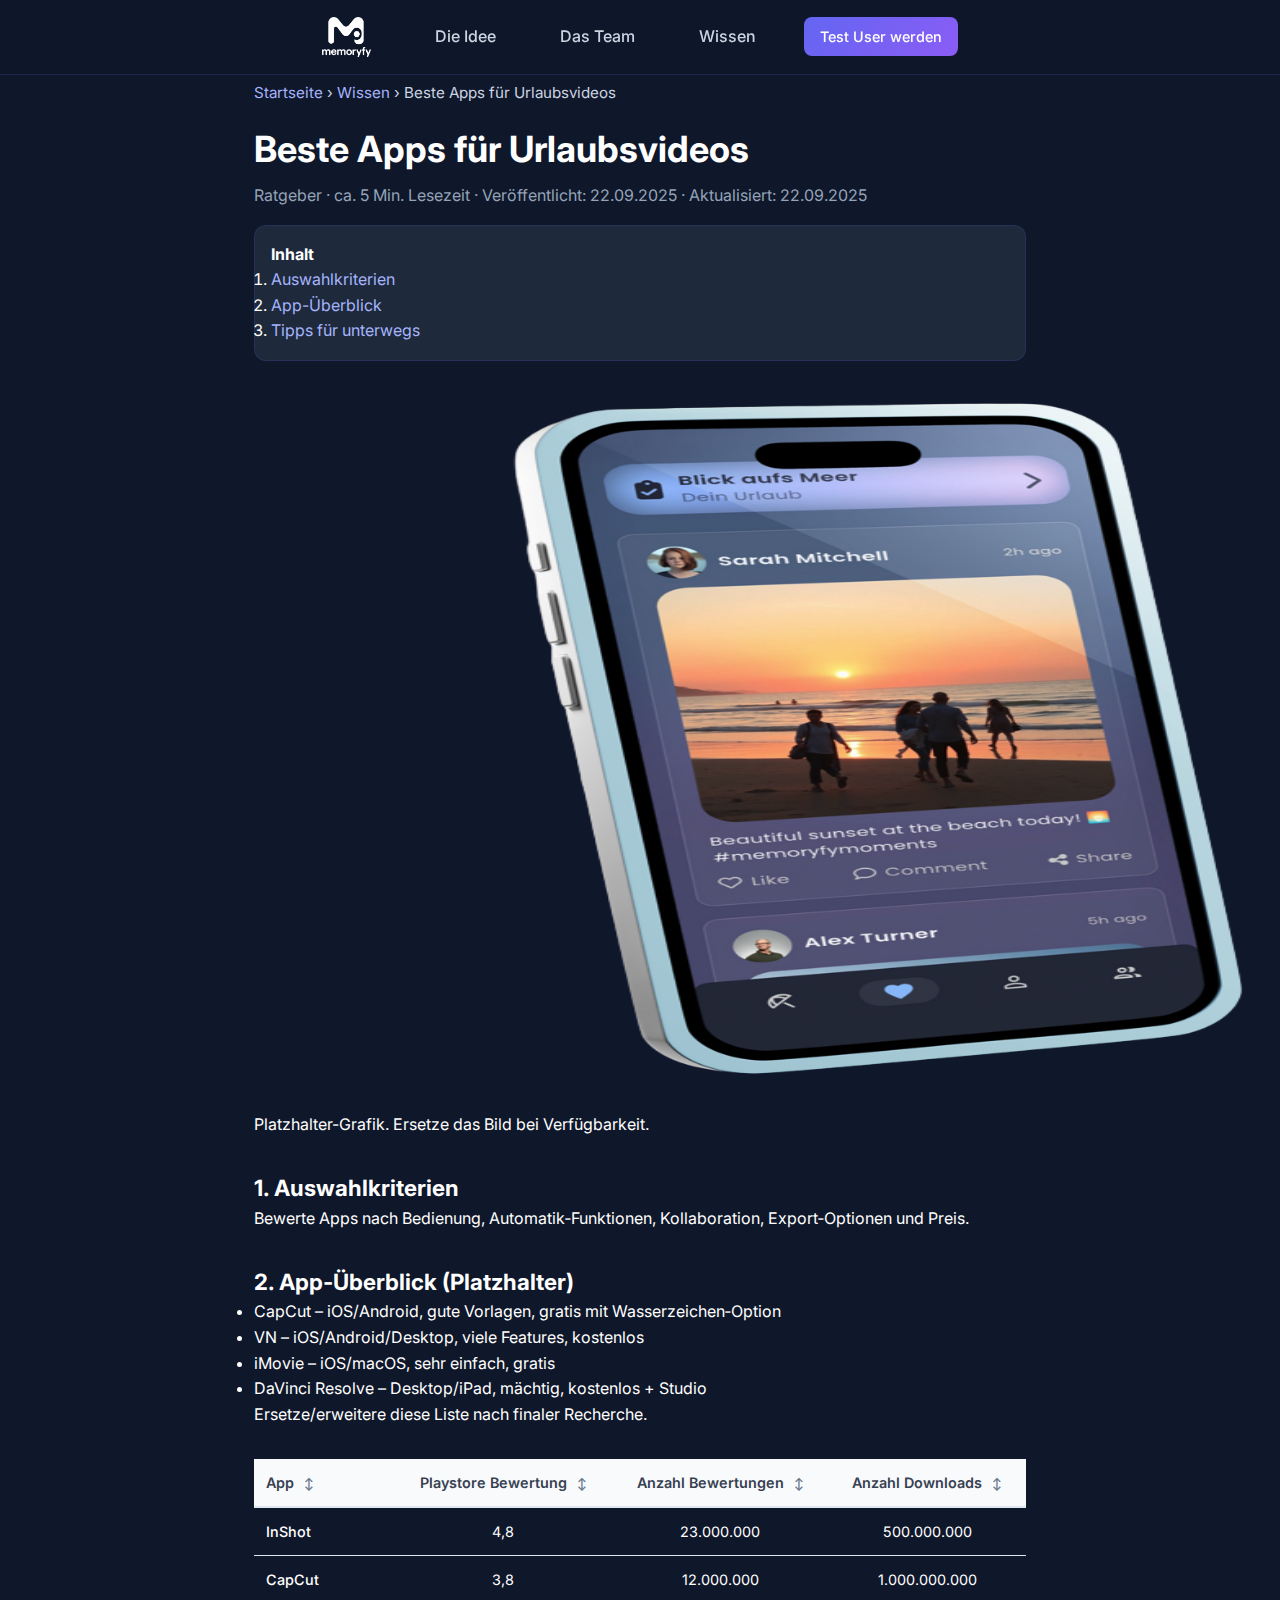
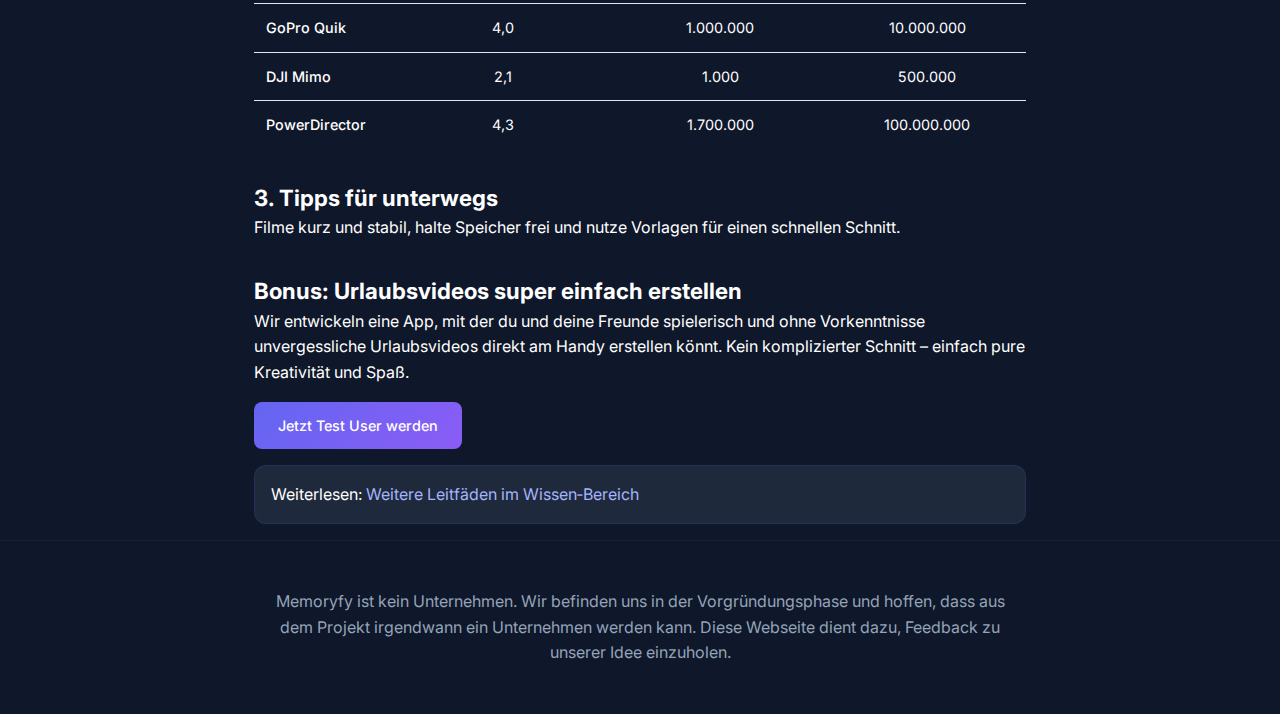
<file: wissen/beste-apps-fuer-urlaubsvideos/index.html>
<!DOCTYPE html>
<html lang="de">

<head>
    <meta charset="UTF-8" />
    <meta name="viewport" content="width=device-width, initial-scale=1.0" />
    <title>Beste Apps für Urlaubsvideos | Memoryfy Wissen</title>
    <meta name="description"
        content="Die besten Apps für Urlaubsvideos im Überblick: Funktionen, Preise, Plattformen – finde schnell die richtige App für deinen nächsten Trip." />
    <link href="https://fonts.googleapis.com/css2?family=Inter:wght@300;400;500;600;700;800&display=swap"
        rel="stylesheet">
    <link rel="stylesheet" href="../../css/main.css">
    <link rel="stylesheet" href="../../css/wissen.css">
    <link rel="canonical" href="./" />
    <meta name="robots" content="index,follow" />
    <script type="application/ld+json">
    {
      "@context": "https://schema.org",
      "@type": "Article",
      "name": "Beste Apps für Urlaubsvideos",
      "headline": "Beste Apps für Urlaubsvideos",
      "description": "Die besten Apps für Urlaubsvideos im Überblick: Funktionen, Preise, Plattformen.",
      "image": "../../assets/mobile.png",
      "author": {
        "@type": "Person",
        "name": "Memoryfy Team"
      },
      "publisher": {
        "@type": "Organization",
        "name": "Memoryfy"
      },
      "datePublished": "2025-09-22",
      "dateModified": "2025-09-22",
      "mainEntityOfPage": {
        "@type": "WebPage",
        "@id": "./"
      }
    }
    </script>
</head>

<body>
    <header>
        <div class="header-content">
            <a href="../../" class="logo">
                <img src="../../assets/logo.png" alt="Memoryfy Logo" style="height: 40px; width: auto;">
            </a>

            <nav class="desktop-nav">
                <a href="../../#idee">Die Idee</a>
                <a href="../../#team">Das Team</a>
                <a href="../../wissen/">Wissen</a>
                <a href="https://docs.google.com/forms/d/e/1FAIpQLSd62N56OLB_yjdOXDqS30gx0xvlBPD0tQGc50UM7Fr5aPoSgw/viewform?usp=dialog"
                    class="btn btn-desktop-highlight" target="_blank" rel="noopener">Test User werden</a>
            </nav>

            <a href="https://docs.google.com/forms/d/e/1FAIpQLSd62N56OLB_yjdOXDqS30gx0xvlBPD0tQGc50UM7Fr5aPoSgw/viewform?usp=dialog"
                class="btn btn-mobile-highlight" target="_blank" rel="noopener">Test User werden</a>
            <button class="menu-toggle" id="menuToggle" aria-label="Menü öffnen/schließen" aria-expanded="false">
                ☰
            </button>

            <nav class="mobile-drawer" id="mobileDrawer">
                <a href="../../#idee">Die Idee</a>
                <a href="../../#team">Das Team</a>
                <a href="../../wissen/">Wissen</a>
            </nav>
        </div>
    </header>

    <main class="container article-container">
        <div class="breadcrumb"><a href="../../">Startseite</a> › <a href="../../wissen/">Wissen</a> › Beste Apps für
            Urlaubsvideos</div>
        <h1 class="article-h1">Beste Apps für Urlaubsvideos</h1>
        <div class="meta">Ratgeber · ca. 5 Min. Lesezeit · Veröffentlicht: 22.09.2025 · Aktualisiert: 22.09.2025</div>

        <div class="toc">
            <strong>Inhalt</strong>
            <ol>
                <li><a href="#auswahlkriterien">Auswahlkriterien</a></li>
                <li><a href="#apps">App-Überblick</a></li>
                <li><a href="#tipps">Tipps für unterwegs</a></li>
            </ol>
        </div>

        <figure class="article-media">
            <img src="../../assets/mobile.png" alt="Symbolbild Smartphone – Urlaubsvideos" width="1280" height="720"
                loading="lazy">
            <figcaption>Platzhalter-Grafik. Ersetze das Bild bei Verfügbarkeit.</figcaption>
        </figure>

        <section id="auswahlkriterien">
            <h2 class="article-h2">1. Auswahlkriterien</h2>
            <p>Bewerte Apps nach Bedienung, Automatik‑Funktionen, Kollaboration, Export‑Optionen und Preis.</p>
        </section>

        <section id="apps">
            <h2 class="article-h2">2. App‑Überblick (Platzhalter)</h2>
            <ul>
                <li>CapCut – iOS/Android, gute Vorlagen, gratis mit Wasserzeichen‑Option</li>
                <li>VN – iOS/Android/Desktop, viele Features, kostenlos</li>
                <li>iMovie – iOS/macOS, sehr einfach, gratis</li>
                <li>DaVinci Resolve – Desktop/iPad, mächtig, kostenlos + Studio</li>
            </ul>
            <p>Ersetze/erweitere diese Liste nach finaler Recherche.</p>

            <style>
                /* Lokales Styling für Sortier-Indikatoren */
                #apps-table thead th {
                    position: relative;
                }

                #apps-table thead th.sortable {
                    cursor: pointer;
                    user-select: none;
                }

                #apps-table thead th.sortable:hover {
                    background-color: #f1f5f9;
                }

                #apps-table thead th .sort-indicator {
                    margin-left: 6px;
                    font-size: 0.8em;
                    color: #64748b;
                }

                #apps-table thead th[aria-sort="ascending"] .sort-indicator,
                #apps-table thead th[aria-sort="descending"] .sort-indicator {
                    color: #4f46e5;
                    font-weight: 600;
                }
            </style>

            <div class="table-container" style="overflow-x: auto; margin: 2rem 0;">
                <table id="apps-table" style="width: 100%; border-collapse: collapse; font-size: 0.9rem;">
                    <thead>
                        <tr style="background-color: #f8fafc; border-bottom: 2px solid #e2e8f0;">
                            <th class="sortable" data-type="string"
                                style="padding: 12px; text-align: left; font-weight: 600; color: #374151;"
                                aria-sort="none">App <span class="sort-indicator" aria-hidden="true">↕</span></th>
                            <th class="sortable" data-type="number"
                                style="padding: 12px; text-align: center; font-weight: 600; color: #374151;"
                                aria-sort="none">Playstore
                                Bewertung <span class="sort-indicator" aria-hidden="true">↕</span></th>
                            <th class="sortable" data-type="number"
                                style="padding: 12px; text-align: center; font-weight: 600; color: #374151;"
                                aria-sort="none">Anzahl
                                Bewertungen <span class="sort-indicator" aria-hidden="true">↕</span></th>
                            <th class="sortable" data-type="number"
                                style="padding: 12px; text-align: center; font-weight: 600; color: #374151;"
                                aria-sort="none">Anzahl
                                Downloads <span class="sort-indicator" aria-hidden="true">↕</span></th>
                        </tr>
                    </thead>
                    <tbody>
                        <tr style="border-bottom: 1px solid #e2e8f0;">
                            <td style="padding: 12px; font-weight: 500;">InShot</td>
                            <td style="padding: 12px; text-align: center;">4,8</td>
                            <td style="padding: 12px; text-align: center;">23.000.000</td>
                            <td style="padding: 12px; text-align: center;">500.000.000</td>
                        </tr>
                        <tr style="border-bottom: 1px solid #e2e8f0;">
                            <td style="padding: 12px; font-weight: 500;">CapCut</td>
                            <td style="padding: 12px; text-align: center;">3,8</td>
                            <td style="padding: 12px; text-align: center;">12.000.000</td>
                            <td style="padding: 12px; text-align: center;">1.000.000.000</td>
                        </tr>
                        <tr style="border-bottom: 1px solid #e2e8f0;">
                            <td style="padding: 12px; font-weight: 500;">GoPro Quik</td>
                            <td style="padding: 12px; text-align: center;">4,0</td>
                            <td style="padding: 12px; text-align: center;">1.000.000</td>
                            <td style="padding: 12px; text-align: center;">10.000.000</td>
                        </tr>
                        <tr style="border-bottom: 1px solid #e2e8f0;">
                            <td style="padding: 12px; font-weight: 500;">DJI Mimo</td>
                            <td style="padding: 12px; text-align: center;">2,1</td>
                            <td style="padding: 12px; text-align: center;">1.000</td>
                            <td style="padding: 12px; text-align: center;">500.000</td>
                        </tr>
                        <tr>
                            <td style="padding: 12px; font-weight: 500;">PowerDirector</td>
                            <td style="padding: 12px; text-align: center;">4,3</td>
                            <td style="padding: 12px; text-align: center;">1.700.000</td>
                            <td style="padding: 12px; text-align: center;">100.000.000</td>
                        </tr>
                    </tbody>
                </table>
            </div>
            <script>
                (function () {
                    const table = document.getElementById('apps-table');
                    if (!table) return;
                    const tbody = table.querySelector('tbody');
                    const headers = Array.from(table.querySelectorAll('thead th'));
                    const indicators = headers.map(th => th.querySelector('.sort-indicator'));
                    const parseGermanNumber = (value) => {
                        if (value == null) return NaN;
                        const text = String(value).trim().toLowerCase();
                        if (!text) return NaN;
                        let normalized = text.replace(/\./g, '').replace(/,/g, '.');
                        let multiplier = 1;
                        if (normalized.endsWith('k')) { multiplier = 1e3; normalized = normalized.slice(0, -1); }
                        if (normalized.endsWith('m')) { multiplier = 1e6; normalized = normalized.slice(0, -1); }
                        if (normalized.endsWith('b')) { multiplier = 1e9; normalized = normalized.slice(0, -1); }
                        const n = parseFloat(normalized);
                        return isNaN(n) ? NaN : n * multiplier;
                    };
                    const directions = new Map();
                    function setAriaSort(activeIndex, dir) {
                        headers.forEach((th, i) => {
                            const state = i === activeIndex ? (dir === 'asc' ? 'ascending' : 'descending') : 'none';
                            th.setAttribute('aria-sort', state);
                            const indicator = indicators[i];
                            if (!indicator) return;
                            if (state === 'ascending') indicator.textContent = '▲';
                            else if (state === 'descending') indicator.textContent = '▼';
                            else indicator.textContent = '↕';
                        });
                    }
                    function sortByColumn(index, type) {
                        const current = directions.get(index) === 'asc' ? 'desc' : 'asc';
                        directions.set(index, current);
                        const rows = Array.from(tbody.querySelectorAll('tr'));
                        rows.sort((a, b) => {
                            const aText = a.children[index].textContent || '';
                            const bText = b.children[index].textContent || '';
                            let cmp = 0;
                            if (type === 'number') {
                                const aNum = parseGermanNumber(aText);
                                const bNum = parseGermanNumber(bText);
                                cmp = (aNum - bNum);
                            } else {
                                cmp = aText.localeCompare(bText, 'de', { sensitivity: 'base' });
                            }
                            return current === 'asc' ? cmp : -cmp;
                        });
                        const frag = document.createDocumentFragment();
                        rows.forEach(r => frag.appendChild(r));
                        tbody.appendChild(frag);
                        setAriaSort(index, current);
                    }
                    headers.forEach((th, index) => {
                        th.addEventListener('click', () => sortByColumn(index, th.dataset.type || 'string'));
                        th.title = 'Zum Sortieren klicken';
                    });
                    // Initial Icons setzen
                    setAriaSort(-1, 'asc');
                })();
            </script>
        </section>

        <section id="tipps">
            <h2 class="article-h2">3. Tipps für unterwegs</h2>
            <p>Filme kurz und stabil, halte Speicher frei und nutze Vorlagen für einen schnellen Schnitt.</p>
        </section>

        <section id="bonus">
            <h2 class="article-h2">Bonus: Urlaubsvideos super einfach erstellen</h2>
            <p>Wir entwickeln eine App, mit der du und deine Freunde spielerisch und ohne Vorkenntnisse unvergessliche
                Urlaubsvideos direkt am Handy erstellen könnt. Kein komplizierter Schnitt – einfach pure Kreativität und
                Spaß.</p>
            <a href="https://docs.google.com/forms/d/e/1FAIpQLSd62N56OLB_yjdOXDqS30gx0xvlBPD0tQGc50UM7Fr5aPoSgw/viewform?usp=dialog"
                class="btn" target="_blank" rel="noopener" style="margin-top: 1rem;">Jetzt Test User werden</a>
        </section>

        <p class="note">Weiterlesen: <a href="../../wissen/" style="color:#a5b4fc; text-decoration:none;">Weitere
                Leitfäden im Wissen‑Bereich</a></p>
    </main>

    <footer>
        <div class="legal-notice">
            <p>Memoryfy ist kein Unternehmen. Wir befinden uns in der Vorgründungsphase und hoffen, dass aus dem Projekt
                irgendwann ein Unternehmen werden kann. Diese Webseite dient dazu, Feedback zu unserer Idee einzuholen.
            </p>
        </div>
    </footer>
    <script src="../../js/main.js"></script>
</body>

</html>
</file>
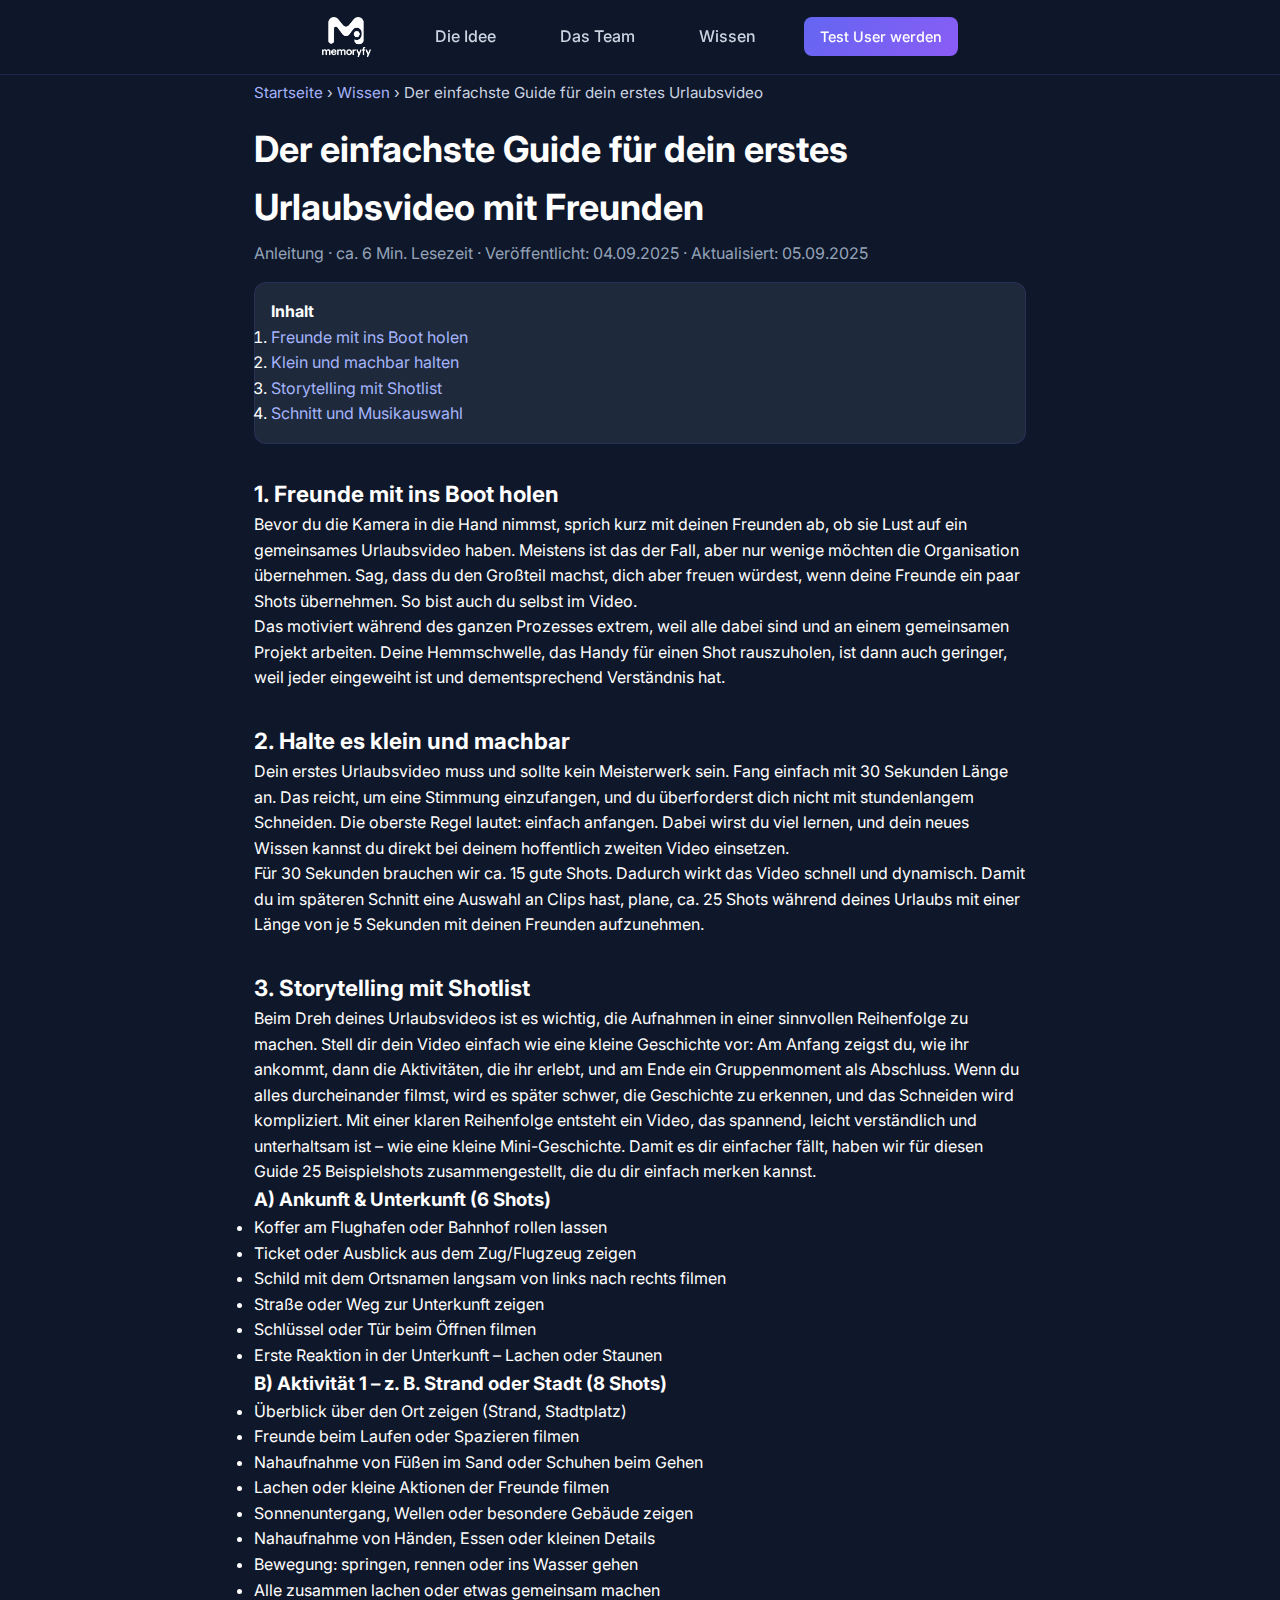
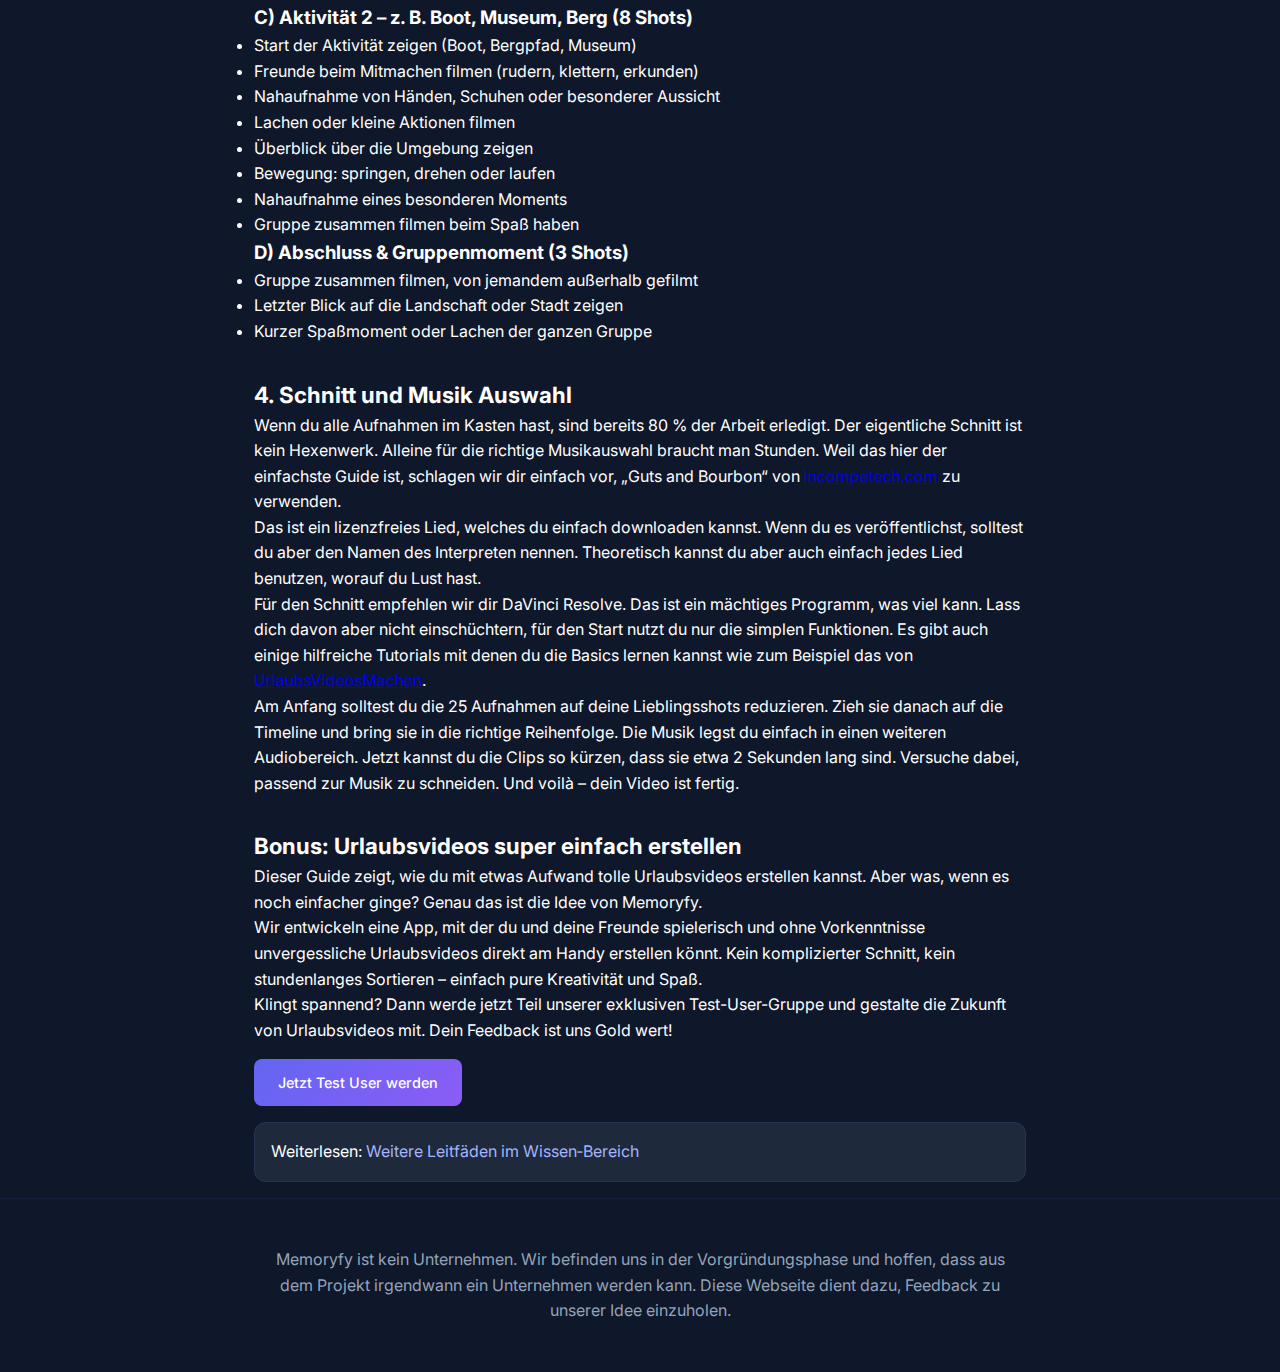
<file: wissen/einfacher-urlaubsvideo-guide-mit-freunden/index.html>
<!DOCTYPE html>
<html lang="de">

<head>
    <meta charset="UTF-8" />
    <meta name="viewport" content="width=device-width, initial-scale=1.0" />
    <title>Der einfachste Guide für dein erstes Urlaubsvideo mit Freunden | Memoryfy Wissen</title>
    <meta name="description"
        content="In 4 Schritten zum ersten Urlaubsvideo mit Freunden. Dieser Guide hilft dir, dein erstes Urlaubsvideo einfach und mit Spaß zu erstellen." />
    <link href="https://fonts.googleapis.com/css2?family=Inter:wght@300;400;500;600;700;800&display=swap"
        rel="stylesheet">
    <link rel="stylesheet" href="/css/main.css">
    <link rel="stylesheet" href="/css/wissen.css">
    <link rel="canonical" href="/wissen/einfacher-urlaubsvideo-guide-mit-freunden/" />
    <meta name="robots" content="index,follow" />
    <script type="application/ld+json">
    {
      "@context": "https://schema.org",
      "@type": "HowTo",
      "name": "Der einfachste Guide für dein erstes Urlaubsvideo mit Freunden",
      "description": "In 4 Schritten zum ersten Urlaubsvideo mit Freunden. Dieser Guide hilft dir, dein erstes Urlaubsvideo einfach und mit Spaß zu erstellen.",
      "image": "/wissen/einfacher-urlaubsvideo-guide-mit-freunden/vorschau-urlaub-mit-freunden.webp",
      "author": {
        "@type": "Person",
        "name": "Memoryfy Team"
      },
      "publisher": {
        "@type": "Organization",
        "name": "Memoryfy"
      },
      "datePublished": "2025-09-04",
      "dateModified": "2025-09-05",
      "mainEntityOfPage": {
        "@type": "WebPage",
        "@id": "/wissen/einfacher-urlaubsvideo-guide-mit-freunden/"
      },
      "step": [
        {
          "@type": "HowToStep",
          "name": "Freunde mit ins Boot holen",
          "text": "Sprich mit deinen Freunden ab, ob sie Lust auf ein gemeinsames Urlaubsvideo haben. So seid ihr ein Team und du bist auch selbst im Video zu sehen."
        },
        {
          "@type": "HowToStep",
          "name": "Halte es klein und machbar",
          "text": "Dein erstes Urlaubsvideo muss kein Meisterwerk sein. Fang mit 30 Sekunden Länge an. Das reicht, um eine Stimmung einzufangen und überfordert dich nicht."
        },
        {
          "@type": "HowToStep",
          "name": "Storytelling mit Shotlist",
          "text": "Stell dir dein Video wie eine kleine Geschichte vor: Anfang, Hauptteil und Schluss. Eine Shotlist hilft dir dabei, die richtigen Momente einzufangen."
        },
        {
          "@type": "HowToStep",
          "name": "Schnitt und Musik Auswahl",
          "text": "Der Schnitt ist kein Hexenwerk. Nutze ein einfaches Schnittprogramm wie DaVinci Resolve und wähle passende, lizenzfreie Musik aus."
        }
      ]
    }
    </script>
</head>

<body>
    <header>
        <div class="header-content">
            <a href="/" class="logo">
                <img src="/assets/logo.png" alt="Memoryfy Logo" style="height: 40px; width: auto;">
            </a>

            <nav class="desktop-nav">
                <a href="/#idee">Die Idee</a>
                <a href="/#team">Das Team</a>
                <a href="/wissen/">Wissen</a>
                <a href="https://docs.google.com/forms/d/e/1FAIpQLSd62N56OLB_yjdOXDqS30gx0xvlBPD0tQGc50UM7Fr5aPoSgw/viewform?usp=dialog"
                    class="btn btn-desktop-highlight" target="_blank" rel="noopener">Test User werden</a>
            </nav>

            <a href="https://docs.google.com/forms/d/e/1FAIpQLSd62N56OLB_yjdOXDqS30gx0xvlBPD0tQGc50UM7Fr5aPoSgw/viewform?usp=dialog"
                class="btn btn-mobile-highlight" target="_blank" rel="noopener">Test User werden</a>
            <button class="menu-toggle" id="menuToggle" aria-label="Menü öffnen/schließen" aria-expanded="false">
                ☰
            </button>

            <nav class="mobile-drawer" id="mobileDrawer">
                <a href="/#idee">Die Idee</a>
                <a href="/#team">Das Team</a>
                <a href="/wissen/">Wissen</a>
            </nav>
        </div>
    </header>

    <main class="container article-container">
        <div class="breadcrumb"><a href="/">Startseite</a> › <a href="/wissen/">Wissen</a> › Der einfachste Guide für
            dein erstes Urlaubsvideo</div>
        <h1 class="article-h1">Der einfachste Guide für dein erstes Urlaubsvideo mit Freunden</h1>
        <div class="meta">Anleitung · ca. 6 Min. Lesezeit · Veröffentlicht: 04.09.2025 · Aktualisiert: 05.09.2025</div>

        <div class="toc">
            <strong>Inhalt</strong>
            <ol>
                <li><a href="#freunde">Freunde mit ins Boot holen</a></li>
                <li><a href="#klein-halten">Klein und machbar halten</a></li>
                <li><a href="#storytelling">Storytelling mit Shotlist</a></li>
                <li><a href="#schnitt">Schnitt und Musikauswahl</a></li>
            </ol>
        </div>

        <section id="freunde">
            <h2 class="article-h2">1. Freunde mit ins Boot holen</h2>
            <p>Bevor du die Kamera in die Hand nimmst, sprich kurz mit deinen Freunden ab, ob sie Lust auf ein
                gemeinsames Urlaubsvideo haben. Meistens ist das der Fall, aber nur wenige möchten die Organisation
                übernehmen. Sag, dass du den Großteil machst, dich aber freuen würdest, wenn deine Freunde ein paar
                Shots übernehmen. So bist auch du selbst im Video.</p>
            <p>Das motiviert während des ganzen Prozesses extrem, weil alle dabei sind und an einem gemeinsamen Projekt
                arbeiten.
                Deine Hemmschwelle, das Handy für einen Shot rauszuholen, ist dann auch geringer, weil jeder eingeweiht
                ist und dementsprechend Verständnis hat.</p>
        </section>

        <section id="klein-halten">
            <h2 class="article-h2">2. Halte es klein und machbar</h2>
            <p>Dein erstes Urlaubsvideo muss und sollte kein Meisterwerk sein. Fang einfach mit 30 Sekunden Länge an.
                Das reicht, um eine Stimmung einzufangen, und du überforderst dich nicht mit stundenlangem Schneiden.
                Die oberste Regel lautet: einfach anfangen. Dabei wirst du viel lernen, und dein neues Wissen kannst du
                direkt bei deinem hoffentlich zweiten Video einsetzen.</p>
            <p>Für 30 Sekunden brauchen wir ca. 15 gute Shots. Dadurch wirkt das Video schnell und dynamisch. Damit du
                im späteren Schnitt eine Auswahl an Clips hast, plane, ca. 25 Shots während deines Urlaubs mit einer
                Länge von je 5 Sekunden mit deinen Freunden aufzunehmen.</p>
        </section>

        <section id="storytelling">
            <h2 class="article-h2">3. Storytelling mit Shotlist</h2>
            <p>Beim Dreh deines Urlaubsvideos ist es wichtig, die Aufnahmen in einer sinnvollen Reihenfolge zu
                machen. Stell dir dein Video einfach wie eine kleine Geschichte vor: Am Anfang zeigst du, wie ihr
                ankommt, dann die Aktivitäten, die ihr erlebt, und am Ende ein Gruppenmoment als Abschluss. Wenn du
                alles durcheinander filmst, wird es später schwer, die Geschichte zu erkennen, und das Schneiden wird
                kompliziert. Mit einer klaren Reihenfolge entsteht ein Video, das spannend, leicht verständlich und
                unterhaltsam ist – wie eine kleine Mini-Geschichte. Damit es dir einfacher fällt, haben wir für diesen
                Guide 25 Beispielshots zusammengestellt, die du dir einfach merken kannst.</p>

            <h3 class="article-h3">A) Ankunft & Unterkunft (6 Shots)</h3>
            <ul>
                <li>Koffer am Flughafen oder Bahnhof rollen lassen</li>
                <li>Ticket oder Ausblick aus dem Zug/Flugzeug zeigen</li>
                <li>Schild mit dem Ortsnamen langsam von links nach rechts filmen</li>
                <li>Straße oder Weg zur Unterkunft zeigen</li>
                <li>Schlüssel oder Tür beim Öffnen filmen</li>
                <li>Erste Reaktion in der Unterkunft – Lachen oder Staunen</li>
            </ul>

            <h3 class="article-h3">B) Aktivität 1 – z. B. Strand oder Stadt (8 Shots)</h3>
            <ul>
                <li>Überblick über den Ort zeigen (Strand, Stadtplatz)</li>
                <li>Freunde beim Laufen oder Spazieren filmen</li>
                <li>Nahaufnahme von Füßen im Sand oder Schuhen beim Gehen</li>
                <li>Lachen oder kleine Aktionen der Freunde filmen</li>
                <li>Sonnenuntergang, Wellen oder besondere Gebäude zeigen</li>
                <li>Nahaufnahme von Händen, Essen oder kleinen Details</li>
                <li>Bewegung: springen, rennen oder ins Wasser gehen</li>
                <li>Alle zusammen lachen oder etwas gemeinsam machen</li>
            </ul>

            <h3 class="article-h3">C) Aktivität 2 – z. B. Boot, Museum, Berg (8 Shots)</h3>
            <ul>
                <li>Start der Aktivität zeigen (Boot, Bergpfad, Museum)</li>
                <li>Freunde beim Mitmachen filmen (rudern, klettern, erkunden)</li>
                <li>Nahaufnahme von Händen, Schuhen oder besonderer Aussicht</li>
                <li>Lachen oder kleine Aktionen filmen</li>
                <li>Überblick über die Umgebung zeigen</li>
                <li>Bewegung: springen, drehen oder laufen</li>
                <li>Nahaufnahme eines besonderen Moments</li>
                <li>Gruppe zusammen filmen beim Spaß haben</li>
            </ul>

            <h3 class="article-h3">D) Abschluss & Gruppenmoment (3 Shots)</h3>
            <ul>
                <li>Gruppe zusammen filmen, von jemandem außerhalb gefilmt</li>
                <li>Letzter Blick auf die Landschaft oder Stadt zeigen</li>
                <li>Kurzer Spaßmoment oder Lachen der ganzen Gruppe</li>
            </ul>
        </section>

        <section id="schnitt">
            <h2 class="article-h2">4. Schnitt und Musik Auswahl</h2>
            <p>Wenn du alle Aufnahmen im Kasten hast, sind bereits 80 % der Arbeit erledigt. Der eigentliche Schnitt ist
                kein
                Hexenwerk. Alleine für die richtige Musikauswahl braucht man Stunden. Weil das hier der
                einfachste Guide ist, schlagen wir dir einfach vor, „Guts and Bourbon“ von <a
                    href="https://www.incompetech.com" target="_blank" rel="noopener">incompetech.com</a> zu verwenden.
            </p>
            <p>Das ist ein lizenzfreies Lied, welches du einfach downloaden kannst. Wenn du es veröffentlichst, solltest
                du aber den Namen des Interpreten nennen. Theoretisch kannst du aber auch einfach jedes Lied benutzen,
                worauf du Lust hast.</p>
            <p>Für den Schnitt empfehlen wir dir DaVinci Resolve. Das ist ein mächtiges Programm, was viel kann. Lass
                dich davon aber nicht einschüchtern, für den Start nutzt du nur die simplen Funktionen. Es gibt auch
                einige hilfreiche Tutorials mit denen du die Basics lernen kannst wie zum Beispiel das von
                <a href="https://www.youtube.com/watch?v=6zu9Ox0b96s" target="_blank"
                    rel="noopener">UrlaubsVideosMachen</a>.
            </p>
            <p>Am Anfang solltest du die 25 Aufnahmen auf deine Lieblingsshots reduzieren. Zieh sie danach auf die
                Timeline und bring sie in die richtige Reihenfolge. Die Musik legst du einfach in einen weiteren
                Audiobereich. Jetzt kannst du die Clips so kürzen, dass sie etwa 2 Sekunden lang sind. Versuche dabei,
                passend zur Musik zu schneiden. Und voilà – dein Video ist fertig.</p>
        </section>

        <section id="bonus">
            <h2 class="article-h2">Bonus: Urlaubsvideos super einfach erstellen</h2>
            <p>Dieser Guide zeigt, wie du mit etwas Aufwand tolle Urlaubsvideos erstellen kannst. Aber was, wenn es noch
                einfacher ginge? Genau das ist die Idee von Memoryfy.</p>
            <p>Wir entwickeln eine App, mit der du und deine Freunde spielerisch und ohne Vorkenntnisse unvergessliche
                Urlaubsvideos direkt am Handy erstellen könnt. Kein komplizierter Schnitt, kein stundenlanges Sortieren
                –
                einfach pure Kreativität und Spaß.</p>
            <p>Klingt spannend? Dann werde jetzt Teil unserer exklusiven Test-User-Gruppe und gestalte die Zukunft von
                Urlaubsvideos mit. Dein Feedback ist uns Gold wert!</p>
            <a href="https://docs.google.com/forms/d/e/1FAIpQLSd62N56OLB_yjdOXDqS30gx0xvlBPD0tQGc50UM7Fr5aPoSgw/viewform?usp=dialog"
                class="btn" target="_blank" rel="noopener" style="margin-top: 1rem;">Jetzt Test User werden</a>
        </section>

        <p class="note">Weiterlesen: <a href="/wissen/" style="color:#a5b4fc; text-decoration:none;">Weitere Leitfäden
                im Wissen‑Bereich</a></p>
    </main>

    <footer>
        <div class="legal-notice">
            <p>Memoryfy ist kein Unternehmen. Wir befinden uns in der Vorgründungsphase und hoffen, dass aus dem Projekt
                irgendwann
                ein Unternehmen werden kann. Diese Webseite dient dazu, Feedback zu unserer Idee einzuholen.</p>
        </div>
    </footer>
    <script src="/js/main.js"></script>
</body>

</html>
</file>
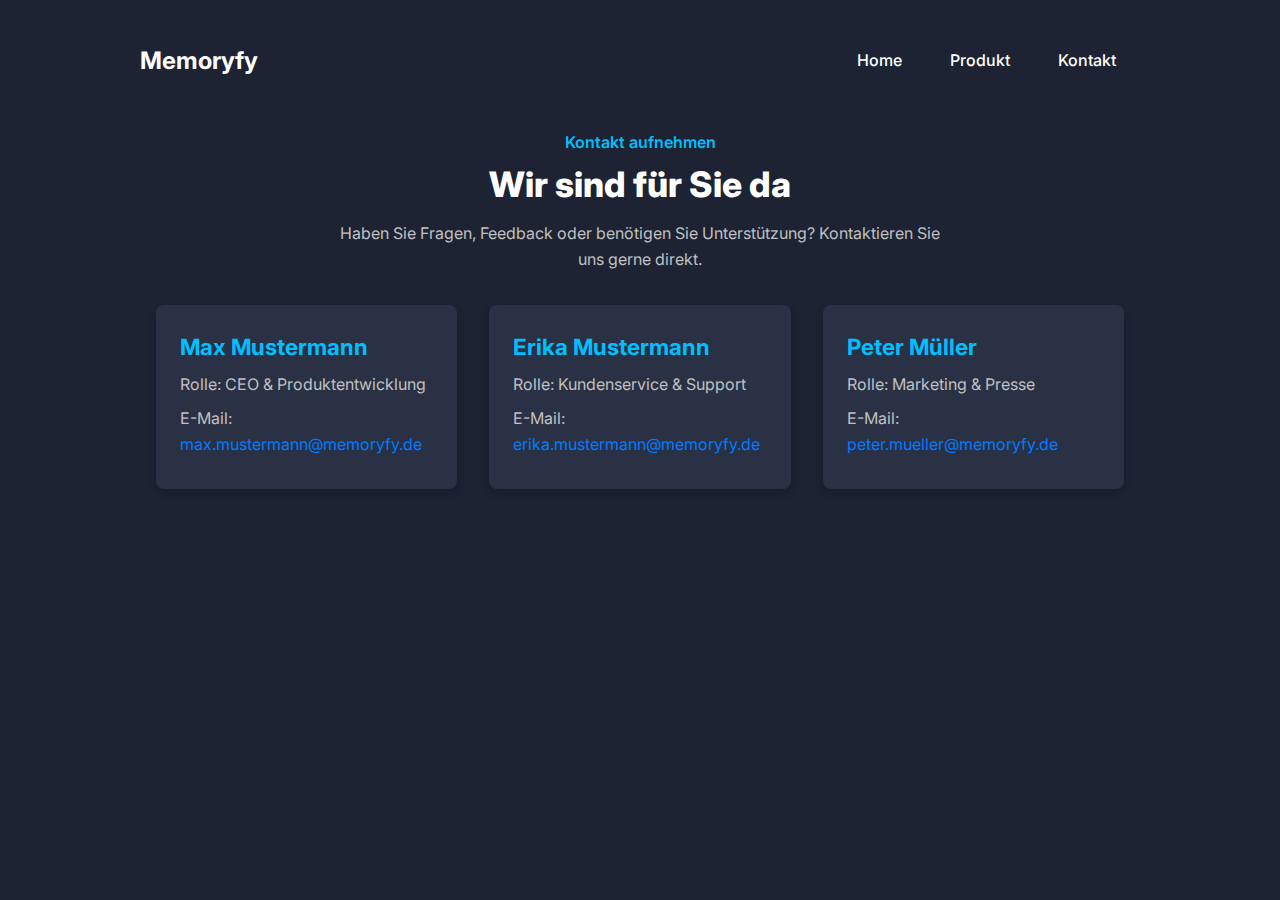
<file: kontakt.html>
<!DOCTYPE html>
<html lang="de">
<head>
  <meta charset="UTF-8" />
  <meta name="viewport" content="width=device-width, initial-scale=1.0" />
  <meta name="description" content="Kontaktieren Sie das Memoryfy-Team. Finden Sie die richtigen Ansprechpartner für Ihr Anliegen." />
  <title>Memoryfy - Kontakt</title>
  <link href="https://fonts.googleapis.com/css2?family=Inter:wght@400;500;600;800&display=swap" rel="stylesheet">
  <style>
    * {
      margin: 0;
      padding: 0;
      box-sizing: border-box;
    }

    body {
      font-family: 'Inter', sans-serif;
      background-color: #1d2333;
      color: white;
      text-align: center;
      padding: 1.5rem; /* Etwas reduziert für mobile */
      line-height: 1.6;
    }

    .container {
      max-width: 1000px;
      margin: auto;
    }

    header {
      display: flex;
      justify-content: space-between;
      align-items: center;
      padding: 1rem 0;
      margin-bottom: 2rem; /* Abstand zum Hauptinhalt */
    }

    .logo {
      font-weight: bold;
      font-size: 1.5rem;
      color: white;
      text-decoration: none;
    }
    .logo:focus {
      outline: 2px solid #00bfff;
      outline-offset: 2px;
    }

    nav {
      display: flex; /* Wird auf Desktop verwendet */
    }

    nav a {
      color: white;
      text-decoration: none;
      margin: 0 1rem;
      font-weight: 500;
      padding: 0.5rem; /* Vergrößert Klickfläche */
    }
    nav a:hover, nav a:focus {
      text-decoration: underline;
      color: #00bfff;
    }
    nav a:focus {
      outline: 2px solid #00bfff;
      outline-offset: 2px;
    }

    .menu-toggle {
      display: none; /* Standardmäßig versteckt, sichtbar auf mobil */
      background: none;
      border: none;
      color: white;
      font-size: 2rem; /* Größeres Icon */
      cursor: pointer;
      padding: 0.5rem;
    }
    .menu-toggle:focus {
      outline: 2px solid #00bfff;
      outline-offset: 2px;
    }

    /* Buttons (falls auf Kontaktseite benötigt, sonst entfernen) */
    .btn {
      background-color: #007bff;
      color: white;
      padding: 0.85rem 1.75rem; /* Etwas größer */
      border: 2px solid #007bff; /* Konsistente Border für Layout */
      border-radius: 6px;
      margin: 0.5rem;
      font-size: 1rem;
      font-weight: 600; /* Bessere Lesbarkeit */
      cursor: pointer;
      text-decoration: none;
      display: inline-block;
      transition: background-color 0.2s ease, color 0.2s ease; /* Animation */
    }
    .btn:hover, .btn:focus {
      background-color: #0056b3;
      border-color: #0056b3;
    }
    .btn:focus {
      outline: 2px solid #00bfff;
      outline-offset: 3px;
    }

    .btn.outline {
      background-color: transparent;
      color: #007bff; /* Farbe für Text, passend zur Border */
    }
    .btn.outline:hover, .btn.outline:focus {
      background-color: rgba(0, 123, 255, 0.1); /* Leichter Hover-Effekt */
      color: #0056b3;
    }


    main { /* Umbenannt von .main-content */
      margin-top: 2rem; /* Reduziert, da Header schon margin-bottom hat */
      text-align: left; /* Text linksbündig für Kontaktdetails */
    }

    .highlight-text {
      color: #00bfff;
      font-weight: 600;
      margin-bottom: 0.5rem; /* Abstand zur H1 */
      text-align: center; /* highlight-text bleibt zentriert */
    }

    h1 {
      font-size: 2.2rem; /* Etwas angepasst */
      font-weight: 800;
      margin-bottom: 1rem;
      line-height: 1.2; /* Wichtig für mehrzeilige Titel */
      text-align: center; /* H1 bleibt zentriert */
    }

    p.subtitle { /* Spezifische Klasse für den Untertitel */
      color: #c0c0c0; /* Helleres Grau für besseren Kontrast (4.96:1) */
      max-width: 600px;
      margin: auto auto 2rem auto;
      text-align: center; /* Untertitel bleibt zentriert */
    }

    .contact-grid {
      display: grid;
      grid-template-columns: repeat(auto-fit, minmax(280px, 1fr)); /* Responsive Grid */
      gap: 2rem; /* Abstand zwischen den Kontakten */
      margin-top: 2rem;
      padding: 0 1rem; /* Leichter horizontaler Abstand */
    }

    .contact-card {
      background-color: #2a3145; /* Etwas helleres Dunkelblau */
      padding: 1.5rem;
      border-radius: 8px;
      box-shadow: 0 4px 8px rgba(0, 0, 0, 0.2);
      text-align: left; /* Inhalt der Karte linksbündig */
    }

    .contact-card h2 {
      font-size: 1.4rem;
      font-weight: 700;
      color: #00bfff; /* Akzentfarbe für Namen */
      margin-bottom: 0.5rem;
    }

    .contact-card p {
      font-size: 1rem;
      color: #c0c0c0; /* Helleres Grau für Details */
      margin-bottom: 0.5rem;
    }

    .contact-card a {
        color: #007bff; /* Standard Link Farbe */
        text-decoration: none;
        transition: color 0.2s ease;
    }

    .contact-card a:hover, .contact-card a:focus {
        color: #00bfff; /* Farbe beim Hover/Focus */
        text-decoration: underline;
    }

    /* --- Mobile Optimierungen --- */
    @media (max-width: 768px) {
      body {
        padding: 1rem;
      }

      header {
        position: relative; /* Für absolute Positionierung des Menüs */
      }

      .menu-toggle {
        display: block; /* Hamburger-Icon anzeigen */
        z-index: 1001; /* Über dem Nav-Menü */
      }

      nav {
        display: none; /* Navigation standardmäßig verstecken */
        flex-direction: column;
        align-items: center;
        position: absolute;
        top: 100%; /* Unterhalb des Headers */
        left: 0;
        right: 0;
        background-color: #2a3145; /* Etwas anderer Hintergrund für das Menü */
        padding: 1rem 0;
        z-index: 1000;
        border-bottom: 1px solid #00bfff;
      }

      nav.active {
        display: flex; /* Navigation anzeigen, wenn aktiv */
      }

      nav a {
        margin: 0.5rem 0;
        padding: 0.75rem 1rem; /* Größere Klickflächen im mobilen Menü */
        width: 80%; /* Links nehmen mehr Breite ein */
        text-align: center;
        border-radius: 4px;
      }
      nav a:hover, nav a:focus {
        background-color: rgba(0, 123, 255, 0.1);
        color: #00bfff;
      }

      h1 {
        font-size: 1.8rem; /* Kleinere Schrift für H1 auf Mobil */
      }

      p.subtitle {
        font-size: 0.95rem;
      }

      .contact-grid {
          grid-template-columns: 1fr; /* Nur eine Spalte auf sehr kleinen Bildschirmen */
          padding: 0; /* Kein horizontaler Abstand auf Mobil */
      }

      .contact-card {
          padding: 1rem; /* Etwas weniger Padding auf Mobil */
      }
    }

  </style>
</head>
<body>
  <div class="container">
    <header>
      <a href="/" class="logo">Memoryfy</a>
      <button class="menu-toggle" id="menuToggle" aria-label="Menü öffnen/schließen" aria-expanded="false">
        &#9776; </button>
      <nav id="mainNav">
        <a href="#">Home</a>
        <a href="#">Produkt</a>
        <a href="#">Kontakt</a>
      </nav>
    </header>
  </div>

  <main class="container">
    <p class="highlight-text">Kontakt aufnehmen</p>
    <h1>Wir sind für Sie da</h1>
    <p class="subtitle">Haben Sie Fragen, Feedback oder benötigen Sie Unterstützung? Kontaktieren Sie uns gerne direkt.</p>

    <div class="contact-grid">
      <div class="contact-card">
        <h2>Max Mustermann</h2>
        <p>Rolle: CEO & Produktentwicklung</p>
        <p>E-Mail: <a href="mailto:max.mustermann@memoryfy.de">max.mustermann@memoryfy.de</a></p>
        </div>

      <div class="contact-card">
        <h2>Erika Mustermann</h2>
        <p>Rolle: Kundenservice & Support</p>
        <p>E-Mail: <a href="mailto:erika.mustermann@memoryfy.de">erika.mustermann@memoryfy.de</a></p>
        </div>

      <div class="contact-card">
        <h2>Peter Müller</h2>
        <p>Rolle: Marketing & Presse</p>
        <p>E-Mail: <a href="mailto:peter.mueller@memoryfy.de">peter.mueller@memoryfy.de</a></p>
        </div>
    </div>
  </main>

  <script>
    const menuToggle = document.getElementById('menuToggle');
    const mainNav = document.getElementById('mainNav');

    menuToggle.addEventListener('click', function() {
      const isExpanded = mainNav.classList.toggle('active');
      menuToggle.setAttribute('aria-expanded', isExpanded);
      if (isExpanded) {
        menuToggle.innerHTML = '&times;'; // Schließen-Icon (X)
      } else {
        menuToggle.innerHTML = '&#9776;'; // Hamburger-Icon
      }
    });
  </script>
</body>
</html>
</file>
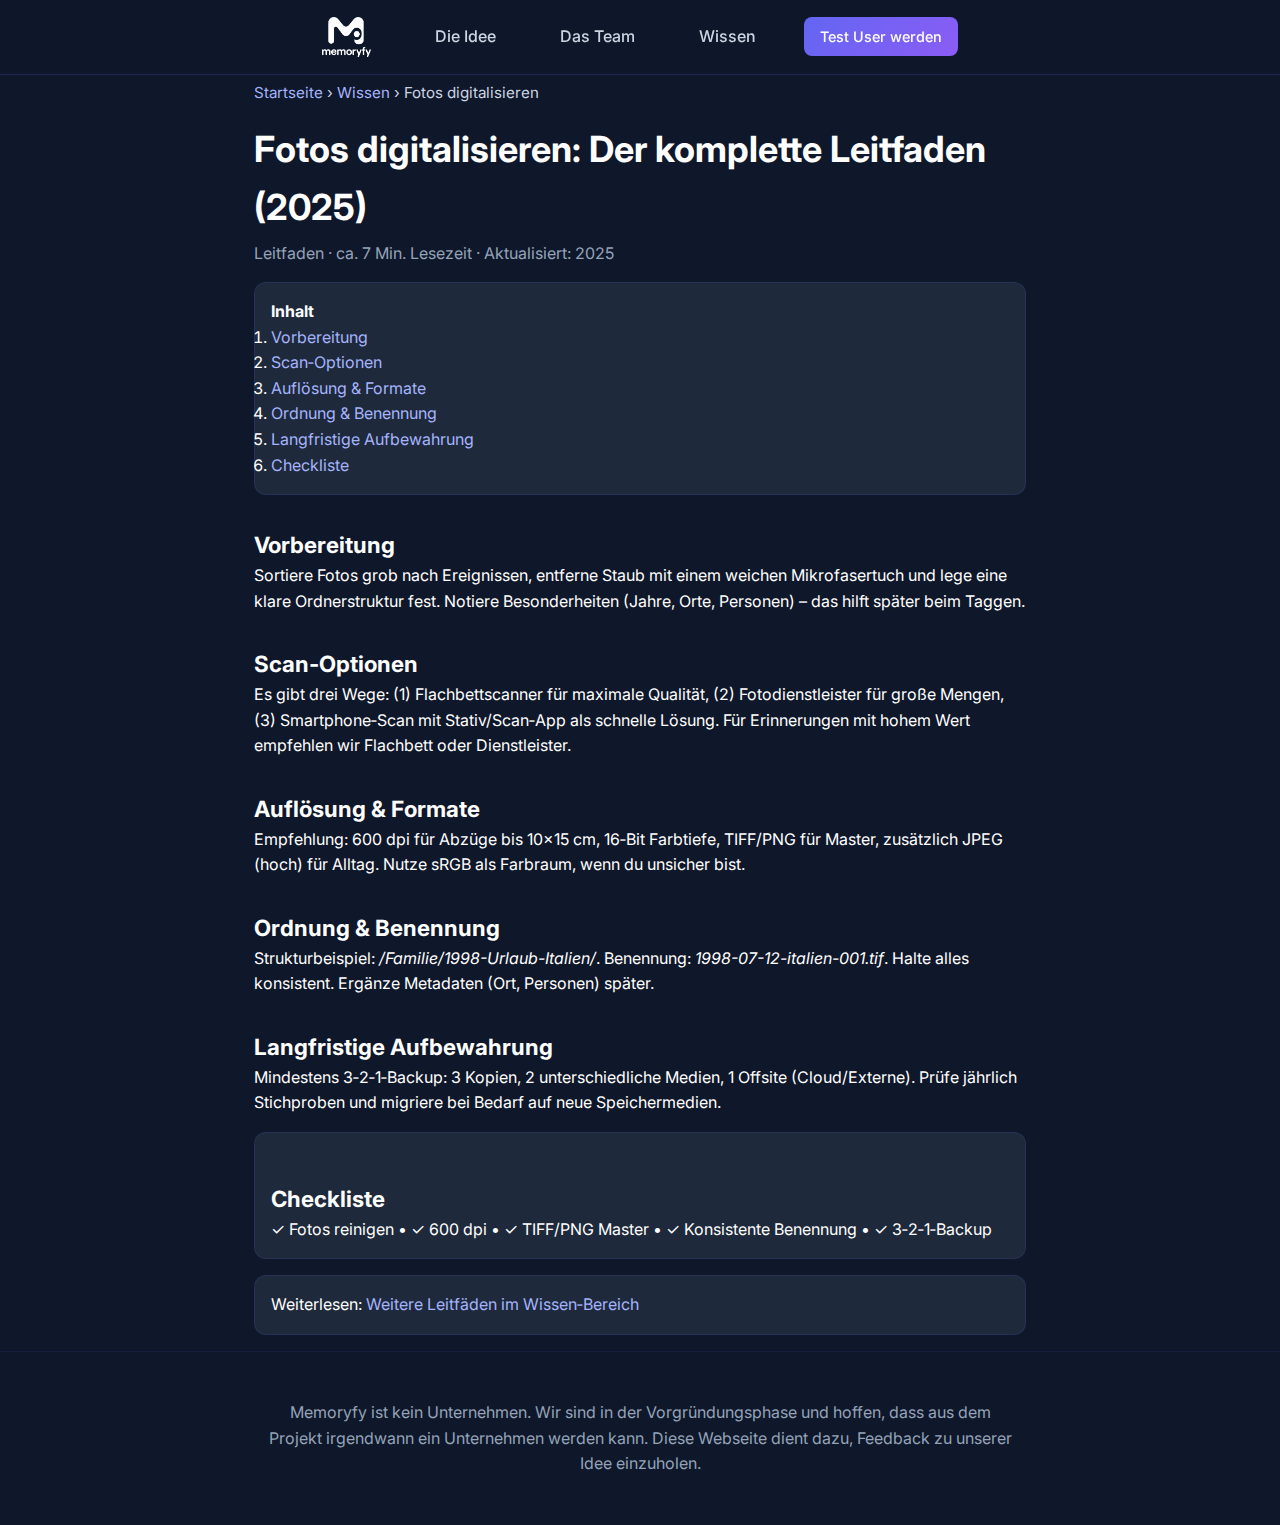
<file: wissen/fotos-digitalisieren-leitfaden.html>
<!DOCTYPE html>
<html lang="de">

<head>
    <meta charset="UTF-8" />
    <meta name="viewport" content="width=device-width, initial-scale=1.0" />
    <title>Fotos digitalisieren: Der komplette Leitfaden (2025) | Memoryfy Wissen</title>
    <meta name="description"
        content="Der umfassende Leitfaden zum Digitalisieren von Fotos: Vorbereitung, Scan-Optionen, Auflösung, Dateiformate, Ordnerstruktur und langfristige Aufbewahrung." />
    <link href="https://fonts.googleapis.com/css2?family=Inter:wght@300;400;500;600;700;800&display=swap"
        rel="stylesheet">
    <link rel="stylesheet" href="/css/main.css">
    <link rel="stylesheet" href="/css/wissen.css">
    <link rel="canonical" href="/wissen/fotos-digitalisieren-leitfaden.html" />
    <meta name="robots" content="index,follow" />
    <script type="application/ld+json">
  {
    "@context": "https://schema.org",
    "@type": "Article",
    "headline": "Fotos digitalisieren: Der komplette Leitfaden (2025)",
    "description": "Der umfassende Leitfaden zum Digitalisieren von Fotos: Vorbereitung, Scan-Optionen, Auflösung, Dateiformate, Ordnerstruktur und langfristige Aufbewahrung.",
    "author": {"@type":"Person","name":"Memoryfy Team"},
    "publisher": {"@type":"Organization","name":"Memoryfy"},
    "datePublished": "2025-01-01",
    "dateModified": "2025-01-01",
    "image": "/assets/logo.png",
    "mainEntityOfPage": {"@type":"WebPage","@id":"/wissen/fotos-digitalisieren-leitfaden.html"}
  }
  </script>
</head>

<body>
    <header>
        <div class="header-content">
            <a href="/" class="logo">
                <img src="/assets/logo.png" alt="Memoryfy Logo" style="height: 40px; width: auto;">
            </a>

            <nav class="desktop-nav">
                <a href="/#idee">Die Idee</a>
                <a href="/#team">Das Team</a>
                <a href="/wissen/">Wissen</a>
                <a href="https://docs.google.com/forms/d/e/1FAIpQLSd62N56OLB_yjdOXDqS30gx0xvlBPD0tQGc50UM7Fr5aPoSgw/viewform?usp=dialog"
                    class="btn btn-desktop-highlight" target="_blank" rel="noopener">Test User werden</a>
            </nav>

            <a href="https://docs.google.com/forms/d/e/1FAIpQLSd62N56OLB_yjdOXDqS30gx0xvlBPD0tQGc50UM7Fr5aPoSgw/viewform?usp=dialog"
                class="btn btn-mobile-highlight" target="_blank" rel="noopener">Test User werden</a>
            <button class="menu-toggle" id="menuToggle" aria-label="Menü öffnen/schließen" aria-expanded="false">
                ☰
            </button>

            <nav class="mobile-drawer" id="mobileDrawer">
                <a href="/#idee">Die Idee</a>
                <a href="/#team">Das Team</a>
                <a href="/wissen/">Wissen</a>
            </nav>
        </div>
    </header>

    <main class="container article-container">
        <div class="breadcrumb"><a href="/">Startseite</a> › <a href="/wissen/">Wissen</a> › Fotos digitalisieren</div>
        <h1 class="article-h1">Fotos digitalisieren: Der komplette Leitfaden (2025)</h1>
        <div class="meta">Leitfaden · ca. 7 Min. Lesezeit · Aktualisiert: 2025</div>

        <div class="toc">
            <strong>Inhalt</strong>
            <ol>
                <li><a href="#vorbereitung">Vorbereitung</a></li>
                <li><a href="#scan-optionen">Scan‑Optionen</a></li>
                <li><a href="#aufloesung">Auflösung & Formate</a></li>
                <li><a href="#ordnung">Ordnung & Benennung</a></li>
                <li><a href="#aufbewahrung">Langfristige Aufbewahrung</a></li>
                <li><a href="#checkliste">Checkliste</a></li>
            </ol>
        </div>

        <section id="vorbereitung">
            <h2 class="article-h2">Vorbereitung</h2>
            <p>Sortiere Fotos grob nach Ereignissen, entferne Staub mit einem weichen Mikrofasertuch und lege eine klare
                Ordnerstruktur fest. Notiere Besonderheiten (Jahre, Orte, Personen) – das hilft später beim Taggen.</p>
        </section>

        <section id="scan-optionen">
            <h2 class="article-h2">Scan‑Optionen</h2>
            <p>Es gibt drei Wege: (1) Flachbettscanner für maximale Qualität, (2) Fotodienstleister für große Mengen,
                (3) Smartphone‑Scan mit Stativ/Scan‑App als schnelle Lösung. Für Erinnerungen mit hohem Wert empfehlen
                wir Flachbett oder Dienstleister.</p>
        </section>

        <section id="aufloesung">
            <h2 class="article-h2">Auflösung & Formate</h2>
            <p>Empfehlung: 600 dpi für Abzüge bis 10×15 cm, 16‑Bit Farbtiefe, TIFF/PNG für Master, zusätzlich JPEG
                (hoch) für Alltag. Nutze sRGB als Farbraum, wenn du unsicher bist.</p>
        </section>

        <section id="ordnung">
            <h2 class="article-h2">Ordnung & Benennung</h2>
            <p>Strukturbeispiel: <em>/Familie/1998-Urlaub-Italien/</em>. Benennung: <em>1998-07-12-italien-001.tif</em>.
                Halte alles konsistent. Ergänze Metadaten (Ort, Personen) später.</p>
        </section>

        <section id="aufbewahrung">
            <h2 class="article-h2">Langfristige Aufbewahrung</h2>
            <p>Mindestens 3‑2‑1‑Backup: 3 Kopien, 2 unterschiedliche Medien, 1 Offsite (Cloud/Externe). Prüfe jährlich
                Stichproben und migriere bei Bedarf auf neue Speichermedien.</p>
        </section>

        <section id="checkliste" class="note">
            <h2 class="article-h2">Checkliste</h2>
            <p>✓ Fotos reinigen • ✓ 600 dpi • ✓ TIFF/PNG Master • ✓ Konsistente Benennung • ✓ 3‑2‑1‑Backup</p>
        </section>

        <p class="note">Weiterlesen: <a href="/wissen/" style="color:#a5b4fc; text-decoration:none;">Weitere Leitfäden
                im Wissen‑Bereich</a></p>
    </main>

    <footer>
        <div class="legal-notice">
            <p>Memoryfy ist kein Unternehmen. Wir sind in der Vorgründungsphase und hoffen, dass aus dem Projekt
                irgendwann
                ein Unternehmen werden kann. Diese Webseite dient dazu, Feedback zu unserer Idee einzuholen.</p>
        </div>
    </footer>
    <script src="/js/main.js"></script>
</body>

</html>
</file>
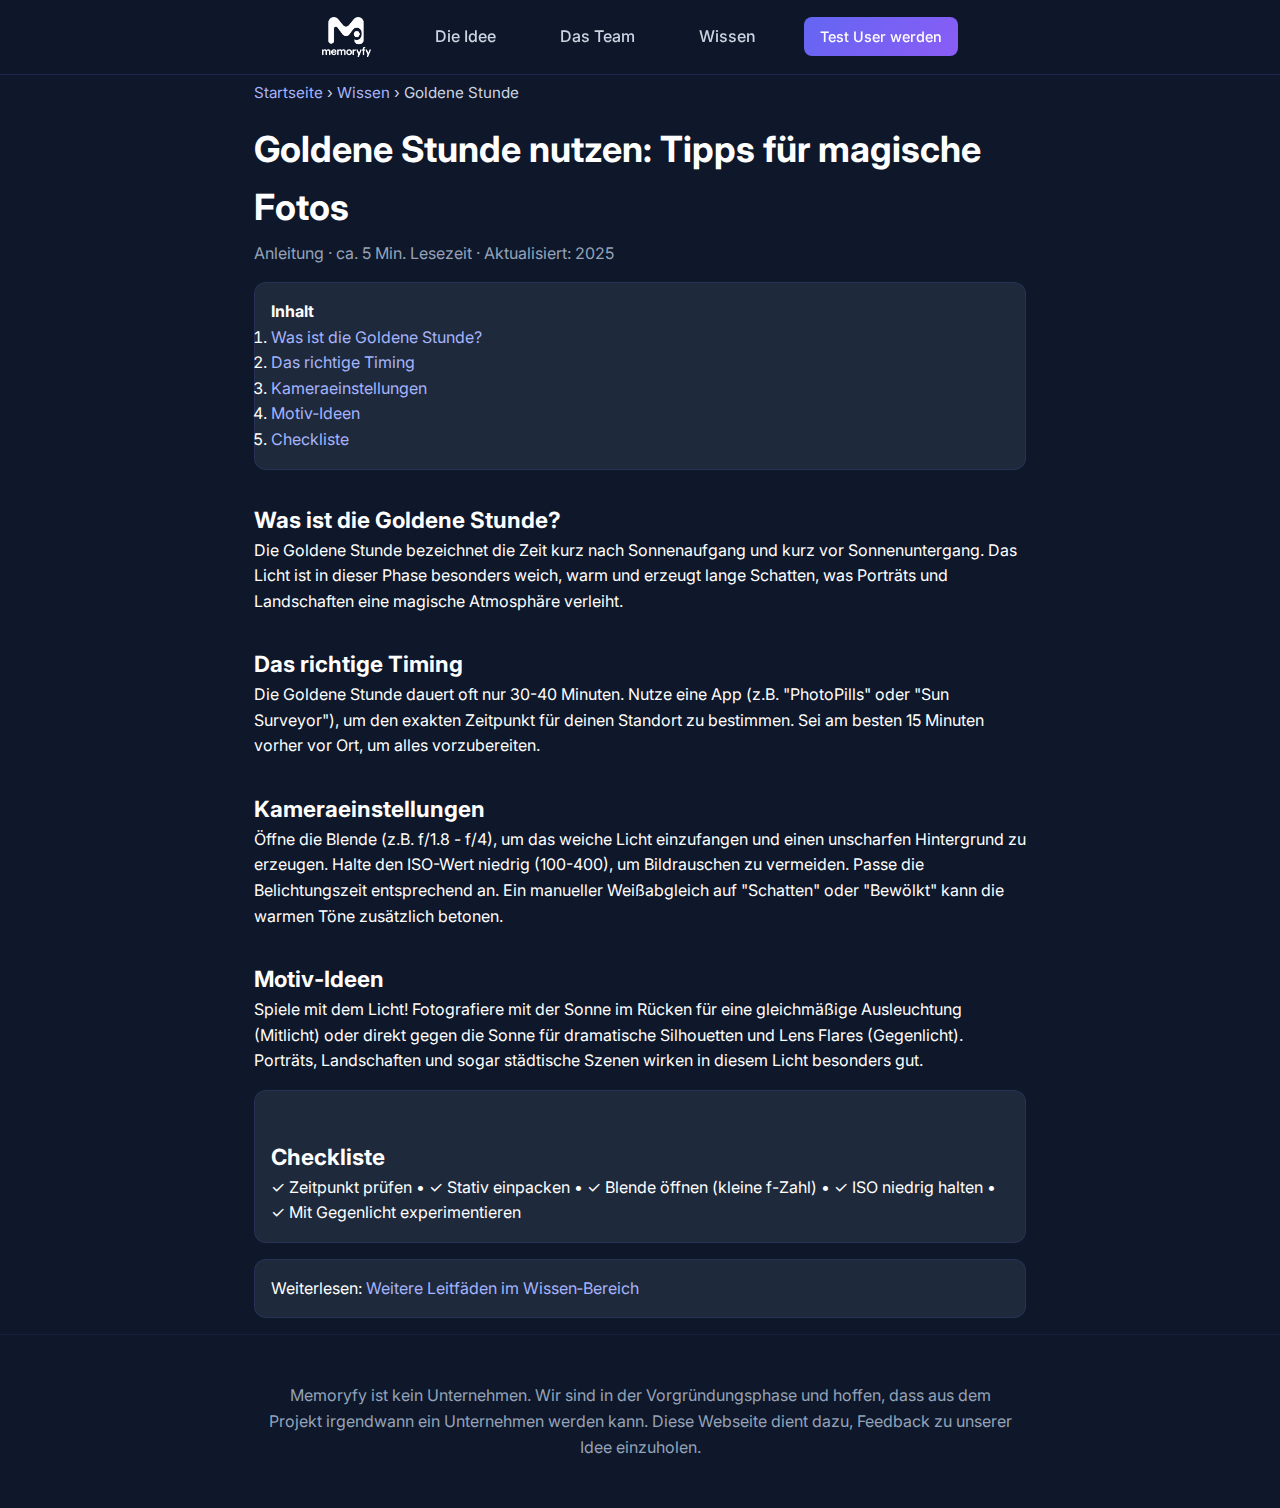
<file: wissen/golden-hour-fotografie-tipps.html>
<!DOCTYPE html>
<html lang="de">

<head>
    <meta charset="UTF-8" />
    <meta name="viewport" content="width=device-width, initial-scale=1.0" />
    <title>Goldene Stunde nutzen: Tipps für magische Fotos | Memoryfy Wissen</title>
    <meta name="description"
        content="Lerne, wie du die Goldene Stunde für atemberaubende Fotos mit warmem, weichem Licht nutzt. Unser Leitfaden gibt dir praktische Tipps zu Timing, Kameraeinstellungen und Bildkomposition." />
    <link href="https://fonts.googleapis.com/css2?family=Inter:wght@300;400;500;600;700;800&display=swap"
        rel="stylesheet">
    <link rel="stylesheet" href="/css/main.css">
    <link rel="stylesheet" href="/css/wissen.css">
    <link rel="canonical" href="/wissen/golden-hour-fotografie-tipps.html" />
    <meta name="robots" content="index,follow" />
    <script type="application/ld+json">
  {
    "@context": "https://schema.org",
    "@type": "Article",
    "headline": "Goldene Stunde nutzen: Tipps für magische Fotos",
    "description": "Lerne, wie du die Goldene Stunde für atemberaubende Fotos mit warmem, weichem Licht nutzt. Unser Leitfaden gibt dir praktische Tipps zu Timing, Kameraeinstellungen und Bildkomposition.",
    "author": {"@type":"Person","name":"Memoryfy Team"},
    "publisher": {"@type":"Organization","name":"Memoryfy"},
    "datePublished": "2025-01-05",
    "dateModified": "2025-01-05",
    "image": "/assets/logo.png",
    "mainEntityOfPage": {"@type":"WebPage","@id":"/wissen/golden-hour-fotografie-tipps.html"}
  }
  </script>
</head>

<body>
    <header>
        <div class="header-content">
            <a href="/" class="logo">
                <img src="/assets/logo.png" alt="Memoryfy Logo" style="height: 40px; width: auto;">
            </a>

            <nav class="desktop-nav">
                <a href="/#idee">Die Idee</a>
                <a href="/#team">Das Team</a>
                <a href="/wissen/">Wissen</a>
                <a href="https://docs.google.com/forms/d/e/1FAIpQLSd62N56OLB_yjdOXDqS30gx0xvlBPD0tQGc50UM7Fr5aPoSgw/viewform?usp=dialog"
                    class="btn btn-desktop-highlight" target="_blank" rel="noopener">Test User werden</a>
            </nav>

            <a href="https://docs.google.com/forms/d/e/1FAIpQLSd62N56OLB_yjdOXDqS30gx0xvlBPD0tQGc50UM7Fr5aPoSgw/viewform?usp=dialog"
                class="btn btn-mobile-highlight" target="_blank" rel="noopener">Test User werden</a>
            <button class="menu-toggle" id="menuToggle" aria-label="Menü öffnen/schließen" aria-expanded="false">
                ☰
            </button>

            <nav class="mobile-drawer" id="mobileDrawer">
                <a href="/#idee">Die Idee</a>
                <a href="/#team">Das Team</a>
                <a href="/wissen/">Wissen</a>
            </nav>
        </div>
    </header>

    <main class="container article-container">
        <div class="breadcrumb"><a href="/">Startseite</a> › <a href="/wissen/">Wissen</a> › Goldene Stunde</div>
        <h1 class="article-h1">Goldene Stunde nutzen: Tipps für magische Fotos</h1>
        <div class="meta">Anleitung · ca. 5 Min. Lesezeit · Aktualisiert: 2025</div>

        <div class="toc">
            <strong>Inhalt</strong>
            <ol>
                <li><a href="#was-ist-das">Was ist die Goldene Stunde?</a></li>
                <li><a href="#timing">Das richtige Timing</a></li>
                <li><a href="#einstellungen">Kameraeinstellungen</a></li>
                <li><a href="#motive">Motiv‑Ideen</a></li>
                <li><a href="#checkliste">Checkliste</a></li>
            </ol>
        </div>

        <section id="was-ist-das">
            <h2 class="article-h2">Was ist die Goldene Stunde?</h2>
            <p>Die Goldene Stunde bezeichnet die Zeit kurz nach Sonnenaufgang und kurz vor Sonnenuntergang. Das Licht
                ist in dieser Phase besonders weich, warm und erzeugt lange Schatten, was Porträts und Landschaften eine
                magische Atmosphäre verleiht.</p>
        </section>

        <section id="timing">
            <h2 class="article-h2">Das richtige Timing</h2>
            <p>Die Goldene Stunde dauert oft nur 30-40 Minuten. Nutze eine App (z.B. "PhotoPills" oder "Sun Surveyor"),
                um den exakten Zeitpunkt für deinen Standort zu bestimmen. Sei am besten 15 Minuten vorher vor Ort, um
                alles vorzubereiten.</p>
        </section>

        <section id="einstellungen">
            <h2 class="article-h2">Kameraeinstellungen</h2>
            <p>Öffne die Blende (z.B. f/1.8 - f/4), um das weiche Licht einzufangen und einen unscharfen Hintergrund zu
                erzeugen. Halte den ISO-Wert niedrig (100-400), um Bildrauschen zu vermeiden. Passe die Belichtungszeit
                entsprechend an. Ein manueller Weißabgleich auf "Schatten" oder "Bewölkt" kann die warmen Töne
                zusätzlich betonen.</p>
        </section>

        <section id="motive">
            <h2 class="article-h2">Motiv‑Ideen</h2>
            <p>Spiele mit dem Licht! Fotografiere mit der Sonne im Rücken für eine gleichmäßige Ausleuchtung (Mitlicht)
                oder direkt gegen die Sonne für dramatische Silhouetten und Lens Flares (Gegenlicht). Porträts,
                Landschaften und sogar städtische Szenen wirken in diesem Licht besonders gut.</p>
        </section>

        <section id="checkliste" class="note">
            <h2 class="article-h2">Checkliste</h2>
            <p>✓ Zeitpunkt prüfen • ✓ Stativ einpacken • ✓ Blende öffnen (kleine f-Zahl) • ✓ ISO niedrig halten • ✓ Mit
                Gegenlicht experimentieren</p>
        </section>

        <p class="note">Weiterlesen: <a href="/wissen/" style="color:#a5b4fc; text-decoration:none;">Weitere Leitfäden
                im Wissen‑Bereich</a></p>
    </main>

    <footer>
        <div class="legal-notice">
            <p>Memoryfy ist kein Unternehmen. Wir sind in der Vorgründungsphase und hoffen, dass aus dem Projekt
                irgendwann
                ein Unternehmen werden kann. Diese Webseite dient dazu, Feedback zu unserer Idee einzuholen.</p>
        </div>
    </footer>
    <script src="/js/main.js"></script>
</body>

</html>
</file>
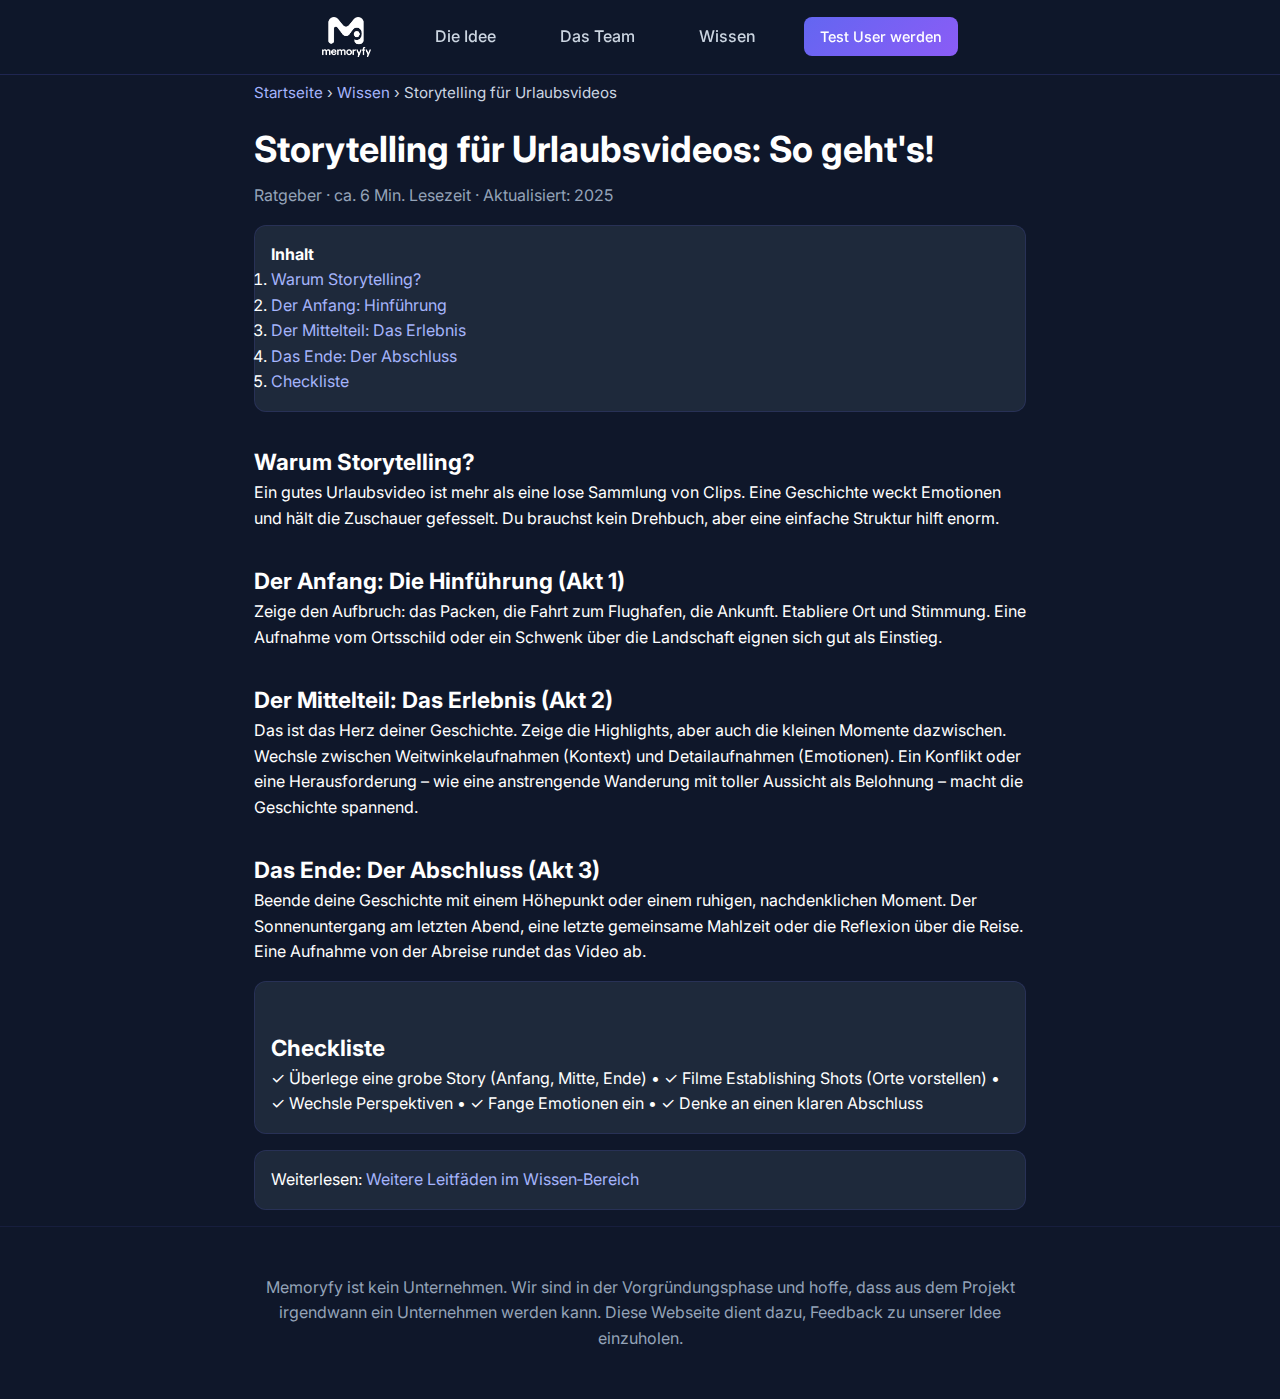
<file: wissen/storytelling-urlaubsvideo-tipps.html>
<!DOCTYPE html>
<html lang="de">

<head>
    <meta charset="UTF-8" />
    <meta name="viewport" content="width=device-width, initial-scale=1.0" />
    <title>Storytelling für Urlaubsvideos: So geht's! | Memoryfy Wissen</title>
    <meta name="description"
        content="Erfahre, wie du mit einfachen Storytelling-Techniken aus deinem Urlaubsmaterial fesselnde Video-Geschichten erstellst. Tipps für Anfang, Mittelteil und Ende." />
    <link href="https://fonts.googleapis.com/css2?family=Inter:wght@300;400;500;600;700;800&display=swap"
        rel="stylesheet">
    <link rel="stylesheet" href="/css/main.css">
    <link rel="stylesheet" href="/css/wissen.css">
    <link rel="canonical" href="/wissen/storytelling-urlaubsvideo-tipps.html" />
    <meta name="robots" content="index,follow" />
    <script type="application/ld+json">
  {
    "@context": "https://schema.org",
    "@type": "Article",
    "headline": "Storytelling für Urlaubsvideos: So geht's!",
    "description": "Erfahre, wie du mit einfachen Storytelling-Techniken aus deinem Urlaubsmaterial fesselnde Video-Geschichten erstellst. Tipps für Anfang, Mittelteil und Ende.",
    "author": {"@type":"Person","name":"Memoryfy Team"},
    "publisher": {"@type":"Organization","name":"Memoryfy"},
    "datePublished": "2025-01-10",
    "dateModified": "2025-01-10",
    "image": "/assets/logo.png",
    "mainEntityOfPage": {"@type":"WebPage","@id":"/wissen/storytelling-urlaubsvideo-tipps.html"}
  }
  </script>
</head>

<body>
    <header>
        <div class="header-content">
            <a href="/" class="logo">
                <img src="/assets/logo.png" alt="Memoryfy Logo" style="height: 40px; width: auto;">
            </a>

            <nav class="desktop-nav">
                <a href="/#idee">Die Idee</a>
                <a href="/#team">Das Team</a>
                <a href="/wissen/">Wissen</a>
                <a href="https://docs.google.com/forms/d/e/1FAIpQLSd62N56OLB_yjdOXDqS30gx0xvlBPD0tQGc50UM7Fr5aPoSgw/viewform?usp=dialog"
                    class="btn btn-desktop-highlight" target="_blank" rel="noopener">Test User werden</a>
            </nav>

            <a href="https://docs.google.com/forms/d/e/1FAIpQLSd62N56OLB_yjdOXDqS30gx0xvlBPD0tQGc50UM7Fr5aPoSgw/viewform?usp=dialog"
                class="btn btn-mobile-highlight" target="_blank" rel="noopener">Test User werden</a>
            <button class="menu-toggle" id="menuToggle" aria-label="Menü öffnen/schließen" aria-expanded="false">
                ☰
            </button>

            <nav class="mobile-drawer" id="mobileDrawer">
                <a href="/#idee">Die Idee</a>
                <a href="/#team">Das Team</a>
                <a href="/wissen/">Wissen</a>
            </nav>
        </div>
    </header>

    <main class="container article-container">
        <div class="breadcrumb"><a href="/">Startseite</a> › <a href="/wissen/">Wissen</a> › Storytelling für
            Urlaubsvideos
        </div>
        <h1 class="article-h1">Storytelling für Urlaubsvideos: So geht's!</h1>
        <div class="meta">Ratgeber · ca. 6 Min. Lesezeit · Aktualisiert: 2025</div>

        <div class="toc">
            <strong>Inhalt</strong>
            <ol>
                <li><a href="#warum-storytelling">Warum Storytelling?</a></li>
                <li><a href="#anfang">Der Anfang: Hinführung</a></li>
                <li><a href="#mittelteil">Der Mittelteil: Das Erlebnis</a></li>
                <li><a href="#ende">Das Ende: Der Abschluss</a></li>
                <li><a href="#checkliste">Checkliste</a></li>
            </ol>
        </div>

        <section id="warum-storytelling">
            <h2 class="article-h2">Warum Storytelling?</h2>
            <p>Ein gutes Urlaubsvideo ist mehr als eine lose Sammlung von Clips. Eine Geschichte weckt Emotionen und
                hält die Zuschauer gefesselt. Du brauchst kein Drehbuch, aber eine einfache Struktur hilft enorm.</p>
        </section>

        <section id="anfang">
            <h2 class="article-h2">Der Anfang: Die Hinführung (Akt 1)</h2>
            <p>Zeige den Aufbruch: das Packen, die Fahrt zum Flughafen, die Ankunft. Etabliere Ort und Stimmung. Eine
                Aufnahme vom Ortsschild oder ein Schwenk über die Landschaft eignen sich gut als Einstieg.</p>
        </section>

        <section id="mittelteil">
            <h2 class="article-h2">Der Mittelteil: Das Erlebnis (Akt 2)</h2>
            <p>Das ist das Herz deiner Geschichte. Zeige die Highlights, aber auch die kleinen Momente dazwischen.
                Wechsle
                zwischen Weitwinkelaufnahmen (Kontext) und Detailaufnahmen (Emotionen). Ein Konflikt oder eine
                Herausforderung – wie eine anstrengende Wanderung mit toller Aussicht als Belohnung – macht die
                Geschichte spannend.</p>
        </section>

        <section id="ende">
            <h2 class="article-h2">Das Ende: Der Abschluss (Akt 3)</h2>
            <p>Beende deine Geschichte mit einem Höhepunkt oder einem ruhigen, nachdenklichen Moment. Der
                Sonnenuntergang
                am letzten Abend, eine letzte gemeinsame Mahlzeit oder die Reflexion über die Reise. Eine Aufnahme von
                der Abreise rundet das Video ab.</p>
        </section>

        <section id="checkliste" class="note">
            <h2 class="article-h2">Checkliste</h2>
            <p>✓ Überlege eine grobe Story (Anfang, Mitte, Ende) • ✓ Filme Establishing Shots (Orte vorstellen) • ✓
                Wechsle Perspektiven • ✓ Fange Emotionen ein • ✓ Denke an einen klaren Abschluss</p>
        </section>

        <p class="note">Weiterlesen: <a href="/wissen/" style="color:#a5b4fc; text-decoration:none;">Weitere Leitfäden
                im Wissen‑Bereich</a></p>
    </main>

    <footer>
        <div class="legal-notice">
            <p>Memoryfy ist kein Unternehmen. Wir sind in der Vorgründungsphase und hoffe, dass aus dem Projekt
                irgendwann
                ein Unternehmen werden kann. Diese Webseite dient dazu, Feedback zu unserer Idee einzuholen.</p>
        </div>
    </footer>
    <script src="/js/main.js"></script>
</body>

</html>
</file>
<file: css/main.css>
* {
    margin: 0;
    padding: 0;
    box-sizing: border-box;
}

:root {
    --primary-purple: #6366f1;
    --primary-dark: #4f46e5;
    --purple-light: #a5b4fc;
    --background-dark: #0f172a;
    --background-card: #1e293b;
    --background-section: #334155;
    --text-primary: #ffffff;
    --text-secondary: #cbd5e1;
    --text-muted: #94a3b8;
    --accent-blue: #3b82f6;
    --gradient-primary: linear-gradient(135deg, #6366f1 0%, #8b5cf6 100%);
    --gradient-secondary: linear-gradient(135deg, #3b82f6 0%, #6366f1 100%);
}

html {
    scroll-behavior: smooth;
    overflow-y: scroll;
}

body {
    font-family: 'Inter', sans-serif;
    background: var(--background-dark);
    color: var(--text-primary);
    line-height: 1.6;
    overflow-x: hidden;
    padding-top: 65px;
    display: flex;
    flex-direction: column;
    min-height: 100vh;
    /* Platz für den fixierten Header */
}

main {
    flex: 1 0 auto;
}

.container {
    max-width: 1200px;
    margin: 0 auto;
    padding: 0 1.5rem;
}

/* Header */
header {
    position: fixed;
    top: 0;
    width: 100%;
    background: rgba(15, 23, 42, 0.95);
    backdrop-filter: blur(10px);
    z-index: 1000;
    border-bottom: 1px solid rgba(99, 102, 241, 0.2);
    transition: all 0.3s ease;
}

.header-content {
    display: flex;
    justify-content: center;
    align-items: center;
    padding: 1rem 1.5rem;
    max-width: 1200px;
    margin: 0 auto;
    gap: 3rem;
    position: relative;
}

.logo {
    display: flex;
    align-items: center;
    gap: 0.75rem;
    font-weight: 700;
    font-size: 1.5rem;
    color: var(--text-primary);
    text-decoration: none;
    transition: all 0.3s ease;
}

.logo:hover {
    transform: translateY(-1px);
}

.desktop-nav {
    display: flex;
    align-items: center;
    gap: 2rem;
}

.desktop-nav a {
    color: var(--text-secondary);
    text-decoration: none;
    font-weight: 500;
    padding: 0.5rem 1rem;
    border-radius: 8px;
    transition: all 0.3s ease;
    position: relative;
}

.desktop-nav a.btn {
    color: #ffffff !important;
}

.desktop-nav a:not(.btn):hover {
    color: var(--text-primary);
    background: rgba(99, 102, 241, 0.1);
}

.btn {
    background: var(--gradient-primary);
    color: #ffffff !important;
    padding: 0.75rem 1.5rem;
    border: none;
    border-radius: 8px;
    font-size: 0.9rem;
    font-weight: 500;
    cursor: pointer;
    text-decoration: none;
    display: inline-block;
    transition: all 0.3s ease;
}

.btn:hover {
    color: #ffffff !important;
    transform: translateY(-2px);
    box-shadow: 0 8px 20px rgba(99, 102, 241, 0.3);
}

.btn.outline {
    background: transparent;
    border: 2px solid var(--primary-purple);
    color: var(--primary-purple);
    box-shadow: none;
}

.btn.outline:hover {
    background: var(--primary-purple);
    color: white;
    transform: translateY(-2px);
    box-shadow: 0 8px 20px rgba(99, 102, 241, 0.3);
}

.btn-desktop-highlight {
    background: var(--gradient-primary);
    color: #ffffff !important;
}

.btn-mobile-highlight {
    display: none;
    background: var(--gradient-primary);
    color: #ffffff !important;
    padding: 0.6rem 1.2rem;
    font-size: 0.9rem;
    position: absolute;
    right: 4rem;
}

.menu-toggle {
    display: none;
    background: none;
    border: none;
    color: white;
    font-size: 1.5rem;
    cursor: pointer;
    padding: 0.5rem;
    border-radius: 8px;
    transition: all 0.3s ease;
    position: absolute;
    right: 1.5rem;
}

.menu-toggle:hover {
    background: rgba(99, 102, 241, 0.1);
}

.mobile-drawer {
    display: none;
    flex-direction: column;
    align-items: center;
    position: absolute;
    top: 100%;
    left: 0;
    right: 0;
    background: rgba(30, 41, 59, 0.95);
    backdrop-filter: blur(10px);
    padding: 1rem 0;
    z-index: 999;
    border-bottom: 1px solid rgba(99, 102, 241, 0.2);
}

.mobile-drawer.active {
    display: flex;
}

.mobile-drawer a {
    color: var(--text-secondary);
    text-decoration: none;
    margin: 0.5rem 0;
    padding: 0.75rem 1rem;
    width: 80%;
    text-align: center;
    border-radius: 8px;
    transition: all 0.3s ease;
}

.mobile-drawer a:hover {
    background: rgba(99, 102, 241, 0.1);
    color: var(--text-primary);
}

/* Hero Section */
.hero {
    padding: 8rem 0 6rem 0;
    background: linear-gradient(135deg, #0f172a 0%, #1e293b 100%);
    position: relative;
    overflow: hidden;
}

.hero::before {
    content: '';
    position: absolute;
    top: 0;
    left: 0;
    right: 0;
    bottom: 0;
    background: url('data:image/svg+xml,<svg xmlns="http://www.w3.org/2000/svg" viewBox="0 0 100 100"><defs><radialGradient id="gradient" cx="50%" cy="50%" r="50%"><stop offset="0%" stop-color="%236366f1" stop-opacity="0.1"/><stop offset="100%" stop-color="%236366f1" stop-opacity="0"/></radialGradient></defs><circle cx="50" cy="50" r="50" fill="url(%23gradient)"/></svg>') center/cover;
    opacity: 0.5;
}

.hero-content {
    text-align: center;
    position: relative;
    z-index: 2;
}

.hero h1 {
    font-size: 3.5rem;
    font-weight: 800;
    margin-bottom: 1.5rem;
    background: var(--gradient-primary);
    -webkit-background-clip: text;
    -webkit-text-fill-color: transparent;
    background-clip: text;
    line-height: 1.2;
}

.hero .tagline {
    font-size: 1.25rem;
    color: var(--text-secondary);
    margin-bottom: 2rem;
    font-weight: 500;
}

.hero-buttons {
    display: flex;
    gap: 1rem;
    justify-content: center;
    margin-top: 3rem;
}

.app-preview {
    display: flex;
    justify-content: center;
    align-items: center;
    gap: 2rem;
    margin-top: 3rem;
}

.phone-mockup {
    width: 300px;
    height: auto;
    filter: drop-shadow(0 20px 40px rgba(99, 102, 241, 0.3));
    transform: perspective(1000px) rotateY(-15deg);
    transition: all 0.3s ease;
}

.phone-mockup:hover {
    transform: perspective(1000px) rotateY(0deg) translateY(-10px);
}

/* Content Sections */
.content-section {
    padding: 6rem 0;
    position: relative;
}

.content-section:nth-child(even) {
    background: var(--background-card);
}

.section-header {
    text-align: center;
}

.section-header h2 {
    font-size: 2.5rem;
    font-weight: 700;
    margin-bottom: 1rem;
    color: var(--text-primary);
}

.section-header .subtitle {
    font-size: 1.2rem;
    color: var(--text-secondary);
    margin: 0 auto 1rem;
}

.content-grid {
    display: grid;
    grid-template-columns: 1fr 1fr;
    gap: 4rem;
    align-items: center;
}

.content-text h3 {
    font-size: 1.5rem;
    font-weight: 600;
    margin-bottom: 1rem;
    color: var(--text-primary);
}

.content-text p {
    font-size: 1.1rem;
    line-height: 1.7;
    color: var(--text-secondary);
    margin-bottom: 1.5rem;
}

.features-grid {
    display: grid;
    grid-template-columns: repeat(auto-fit, minmax(300px, 1fr));
    gap: 2rem;
    margin-top: 3rem;
}

.feature-card {
    background: var(--background-card);
    padding: 2rem;
    border-radius: 16px;
    border: 1px solid rgba(99, 102, 241, 0.1);
    transition: all 0.3s ease;
    position: relative;
    overflow: hidden;
}

.feature-card::before {
    content: '';
    position: absolute;
    top: 0;
    left: 0;
    right: 0;
    height: 4px;
    background: var(--gradient-primary);
}

.feature-card:hover {
    transform: translateY(-5px);
    box-shadow: 0 20px 40px rgba(99, 102, 241, 0.1);
}

.feature-icon {
    width: 60px;
    height: 60px;
    background: var(--gradient-primary);
    border-radius: 12px;
    display: flex;
    align-items: center;
    justify-content: center;
    font-size: 1.5rem;
    margin-bottom: 1.5rem;
}

.feature-card h4 {
    font-size: 1.25rem;
    font-weight: 600;
    margin-bottom: 1rem;
    color: var(--text-primary);
}

.feature-card p {
    color: var(--text-secondary);
    line-height: 1.6;
}

/* Team Section */
.team-container {
    display: grid;
    grid-template-columns: repeat(auto-fit, minmax(300px, 1fr));
    gap: 2rem;
    margin-top: 1rem;
}

.team-member {
    background: var(--background-card);
    border-radius: 16px;
    overflow: hidden;
    border: 1px solid rgba(99, 102, 241, 0.1);
    transition: all 0.3s ease;
}

.team-member:hover {
    transform: translateY(-5px);
    box-shadow: 0 20px 40px rgba(99, 102, 241, 0.1);
}

.team-photo {
    width: 100%;
    height: 300px;
    object-fit: cover;
    border-radius: 16px 16px 0 0;
}

.team-member-image {
    width: 100%;
    height: 250px;
    background: var(--gradient-primary);
    display: flex;
    align-items: center;
    justify-content: center;
    color: white;
    font-size: 2rem;
}

.team-member-info {
    padding: 2rem;
    text-align: center;
}

.team-member-name {
    font-size: 1.25rem;
    font-weight: 600;
    margin-bottom: 0.5rem;
    color: var(--text-primary);
}

.team-member-role {
    color: var(--primary-purple);
    font-size: 0.95rem;
    margin-bottom: 1.5rem;
    font-weight: 500;
}

.team-member-linkedin {
    display: inline-block;
    background: var(--gradient-primary);
    color: white;
    padding: 0.75rem 1.5rem;
    border-radius: 8px;
    text-decoration: none;
    font-size: 0.9rem;
    font-weight: 500;
    transition: all 0.3s ease;
    margin: 0.25rem;
}

.team-member-linkedin:hover {
    transform: translateY(-2px);
    box-shadow: 0 8px 20px rgba(99, 102, 241, 0.3);
}

/* Footer */
footer {
    background: var(--background-dark);
    padding: 3rem 0;
    text-align: center;
    border-top: 1px solid rgba(99, 102, 241, 0.1);
}

.legal-notice {
    max-width: 800px;
    margin: 0 auto;
    padding: 0 1.5rem;
    color: var(--text-muted);
    line-height: 1.6;
}

/* Responsive Design */
@media (max-width: 768px) {
    .header-content {
        justify-content: flex-start;
        gap: 0;
    }

    .logo {
        z-index: 10;
    }

    .desktop-nav {
        display: none;
    }

    .btn-mobile-highlight {
        display: inline-block;
        margin-left: auto;
        margin-right: 1rem;
        position: static;
        right: auto;
    }

    .menu-toggle {
        display: block;
        position: static;
        right: auto;
    }

    .hero {
        padding: 6rem 0 4rem 0;
    }

    .hero h1 {
        font-size: 2.5rem;
    }

    .hero .tagline {
        font-size: 1.1rem;
    }

    .hero-buttons {
        flex-direction: column;
        align-items: center;
    }

    .phone-mockup {
        width: 250px;
        transform: none;
    }

    .content-grid {
        grid-template-columns: 1fr;
        gap: 2rem;
    }

    .section-header h2 {
        font-size: 2rem;
    }

    .content-section {
        padding: 4rem 0;
    }

    .features-grid {
        grid-template-columns: 1fr;
    }

    .team-container {
        grid-template-columns: 1fr;
    }
}
</file>
<file: css/wissen.css>
/* Page-specific styles for the 'Wissen' section */

.wissen-container {
    max-width: 1100px;
}

.article-container {
    max-width: 820px;
}

.breadcrumb {
    font-size: .95rem;
    color: #cbd5e1;
    margin: 1rem 0;
}

.breadcrumb a {
    color: #a5b4fc;
    text-decoration: none;
}

.article-h1 {
    font-size: 2.25rem;
    margin: .25rem 0 .25rem;
    color: #ffffff;
}

.meta {
    color: #94a3b8;
    margin-bottom: 1rem;
}

.article-h2 {
    margin-top: 2rem;
    font-size: 1.4rem;
}

.wissen-h1 {
    font-size: 2.25rem;
    margin: 0.5rem 0 0.25rem;
    background: linear-gradient(135deg, #6366f1 0%, #8b5cf6 100%);
    -webkit-background-clip: text;
    background-clip: text;
    -webkit-text-fill-color: transparent;
}

.wissen-subtitle {
    color: #cbd5e1;
    margin-bottom: 2rem;
}

.note {
    background: #1e293b;
    border: 1px solid rgba(99, 102, 241, .15);
    border-radius: 12px;
    padding: 1rem;
    margin: 1rem 0;
}

.toc {
    background: #1e293b;
    border: 1px solid rgba(99, 102, 241, .15);
    border-radius: 12px;
    padding: 1rem;
    margin: 1rem 0 1.5rem;
}

.toc a {
    color: #a5b4fc;
    text-decoration: none;
}

.grid {
    display: grid;
    grid-template-columns: repeat(auto-fit, minmax(280px, 1fr));
    gap: 1.25rem;
}

.card {
    background: #1e293b;
    border: 1px solid rgba(99, 102, 241, 0.15);
    border-radius: 14px;
    padding: 1.25rem;
    transition: transform .2s ease, box-shadow .2s ease;
}

.card:hover {
    transform: translateY(-3px);
    box-shadow: 0 10px 24px rgba(99, 102, 241, .12);
}

.card h2 {
    font-size: 1.15rem;
    margin: .25rem 0 .5rem;
    color: #ffffff;
}

.card h2 a,
.card h2 a:visited {
    color: #ffffff;
    text-decoration: none;
    pointer-events: none;
}

.card .meta {
    font-size: .9rem;
    margin-bottom: .75rem;
}

.card p {
    color: #cbd5e1;
    margin: 0 0 1rem;
}

.card .btn {
    display: inline-block;
    background: linear-gradient(135deg, #6366f1 0%, #8b5cf6 100%);
    color: #fff !important;
    text-decoration: none;
    padding: .6rem 1rem;
    border-radius: 10px;
    font-weight: 500;
}
</file>
